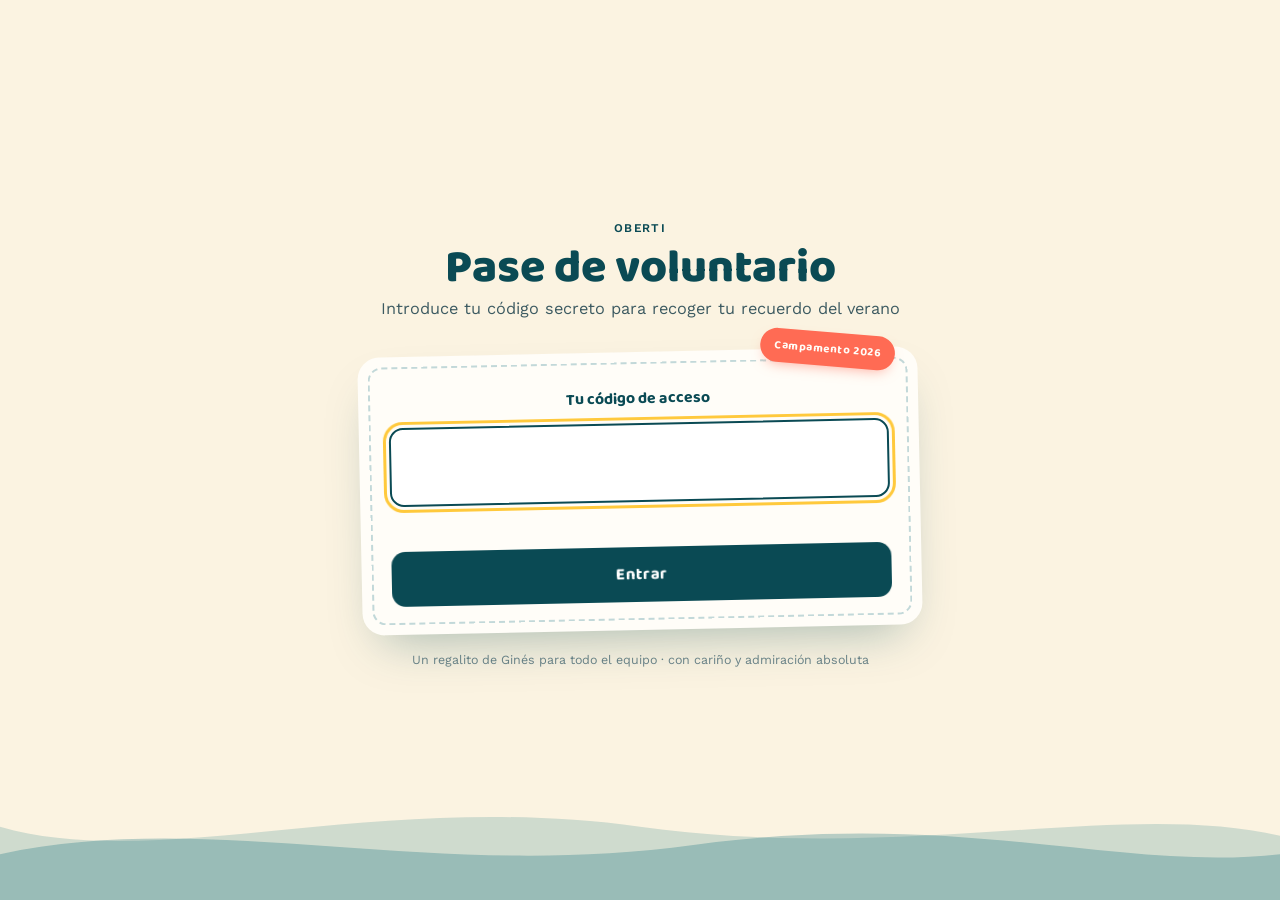
<file: index.html>
<!DOCTYPE html>
<html lang="es">
<head>
<meta charset="UTF-8">
<meta name="viewport" content="width=device-width, initial-scale=1.0">
<title>Oberti · Campamento 2026</title>
<link rel="stylesheet" href="style.css">
<style>
  body{
    display:flex;
    align-items:center;
    justify-content:center;
    min-height:100vh;
    padding:18px 14px;
    overflow-x:hidden;
  }

  .escenario{
    position:relative;
    z-index:1;
    width:100%;
    max-width:400px;
    text-align:center;
    animation:apareceArriba .6s ease both;
  }

  .eyebrow{
    font-size:.74rem;
    letter-spacing:.12em;
    text-transform:uppercase;
    color:var(--pool-deep);
    font-weight:600;
    margin:0 0 8px;
  }

  h1{
    font-family:'Baloo 2', sans-serif;
    font-weight:800;
    font-size:clamp(1.7rem, 9vw, 2.9rem);
    line-height:1.08;
    margin:0 0 6px;
    color:var(--pool-deep);
  }

  .sub{
    margin:0 0 26px;
    color:#3c5a61;
    font-size:.94rem;
  }

  /* carnet / pase de voluntario */
  .carnet{
    position:relative;
    background:var(--paper);
    border-radius:20px;
    box-shadow:0 24px 50px -20px rgba(10,74,84,.35);
    padding:26px 20px 24px;
    transform:rotate(-0.8deg);
  }

  @media (min-width:600px){
    .escenario{ max-width:560px; }
    .sub{ font-size:1.02rem; margin-bottom:34px; }
    .carnet{ border-radius:22px; padding:34px 30px 28px; transform:rotate(-1.2deg); }
  }

  .carnet::before{
    content:"";
    position:absolute;
    inset:10px;
    border:2px dashed rgba(14,110,124,.25);
    border-radius:14px;
    pointer-events:none;
  }

  .sello{
    position:absolute;
    top:-14px;
    right:16px;
    background:var(--coral);
    color:var(--paper);
    font-family:'Baloo 2', sans-serif;
    font-weight:700;
    font-size:.66rem;
    letter-spacing:.05em;
    padding:6px 12px;
    border-radius:999px;
    transform:rotate(6deg);
    box-shadow:0 6px 14px -6px rgba(255,107,84,.6);
    animation:flotar 3.4s ease-in-out infinite;
  }

  label{
    display:block;
    font-family:'Baloo 2', sans-serif;
    font-weight:700;
    font-size:.94rem;
    color:var(--pool-deep);
    margin-bottom:10px;
  }

  form{ position:relative; z-index:1; }

  input[type="text"]{
    width:100%;
    font-family:'Baloo 2', sans-serif;
    font-weight:600;
    font-size:1.3rem;
    text-align:center;
    text-transform:uppercase;
    letter-spacing:.06em;
    padding:15px 14px;
    border:2.5px solid var(--pool);
    border-radius:14px;
    background:#fff;
    color:var(--ink);
    outline-offset:3px;
  }
  input[type="text"]:focus{
    outline:3px solid var(--sun);
    border-color:var(--pool-deep);
  }
  input[type="text"]::placeholder{
    font-weight:500;
    color:#9db3b5;
    font-size:.95rem;
    text-transform:none;
  }

  .pista{
    margin:10px 0 0;
    font-size:.8rem;
    color:#4d6a70;
    min-height:1.3em;
  }
  .pista.error{ color:var(--coral); font-weight:600; }

  button{
    margin-top:18px;
    width:100%;
    font-family:'Baloo 2', sans-serif;
    font-weight:700;
    font-size:1.05rem;
    letter-spacing:.02em;
    padding:14px;
    border:none;
    border-radius:14px;
    background:var(--pool-deep);
    color:#fff;
    cursor:pointer;
    transition:transform .15s ease, background .15s ease;
  }
  button:hover{ background:var(--pool); transform:translateY(-2px); }
  button:active{ transform:translateY(0) scale(.97); }

  .pie{
    margin-top:22px;
    font-size:.74rem;
    color:#6b8388;
  }

  @media (min-width:600px){
    .sello{ top:-16px; right:22px; font-size:.72rem; padding:8px 14px; }
    label{ font-size:1rem; margin-bottom:12px; }
    input[type="text"]{ font-size:1.5rem; padding:18px 16px; }
    .pie{ font-size:.78rem; }
  }
</style>
</head>
<body>

<div class="escenario">
  <p class="eyebrow">Oberti</p>
  <h1 class="display">Pase de voluntario</h1>
  <p class="sub">Introduce tu código secreto para recoger tu recuerdo del verano</p>

  <div class="carnet">
    <span class="sello display">Campamento 2026</span>
    <form id="formPase" autocomplete="off">
      <label for="clave">Tu código de acceso</label>
      <input type="text" id="clave" name="clave" autofocus inputmode="text" maxlength="7">
      <p class="pista" id="pista"></p>
      <button type="submit">Entrar</button>
    </form>
  </div>

  <p class="pie">Un regalito de Ginés para todo el equipo · con cariño y admiración absoluta</p>
</div>

<div class="olas" aria-hidden="true">
  <svg viewBox="0 0 1200 120" preserveAspectRatio="none">
    <path d="M0,40 C150,90 350,0 600,40 C850,80 1050,10 1200,50 L1200,120 L0,120 Z" fill="#0E6E7C" opacity="0.18"/>
    <path d="M0,70 C200,20 400,100 650,60 C900,20 1050,90 1200,70 L1200,120 L0,120 Z" fill="#0E6E7C" opacity="0.28"/>
  </svg>
</div>

<script>
  // código de acceso (primera letra + número + última letra) -> página personalizada
  const paginas = {
    "j3l": "paginas/josemanuel.html",
    "a7i": "paginas/adri.html",
    "h2o": "paginas/hugo.html",
    "m9l": "paginas/manuel.html",
    "cla4dia": "paginas/claudia.html",
    "s5a": "paginas/sara.html",
    "b6e": "paginas/beatrice.html",
    "m1m": "paginas/mariam.html",
    "a8s": "paginas/andres.html",
    "d6o": "paginas/donmarco.html",
    "c2o": "paginas/conso.html"
  };

  function normaliza(s){
    return s.trim().toLowerCase().replace(/\s+/g, "");
  }

  const form = document.getElementById('formPase');
  const input = document.getElementById('clave');
  const pista = document.getElementById('pista');

  form.addEventListener('submit', function(e){
    e.preventDefault();
    const valor = normaliza(input.value);
    const destino = paginas[valor];

    if(destino){
      pista.classList.remove('error');
      pista.textContent = "";
      window.location.href = destino;
    } else {
      pista.classList.add('error');
      pista.textContent = "Ese código no abre ninguna puerta del campamento... ¡revísalo!";
      input.select();
    }
  });
</script>

</body>
</html>
</file>
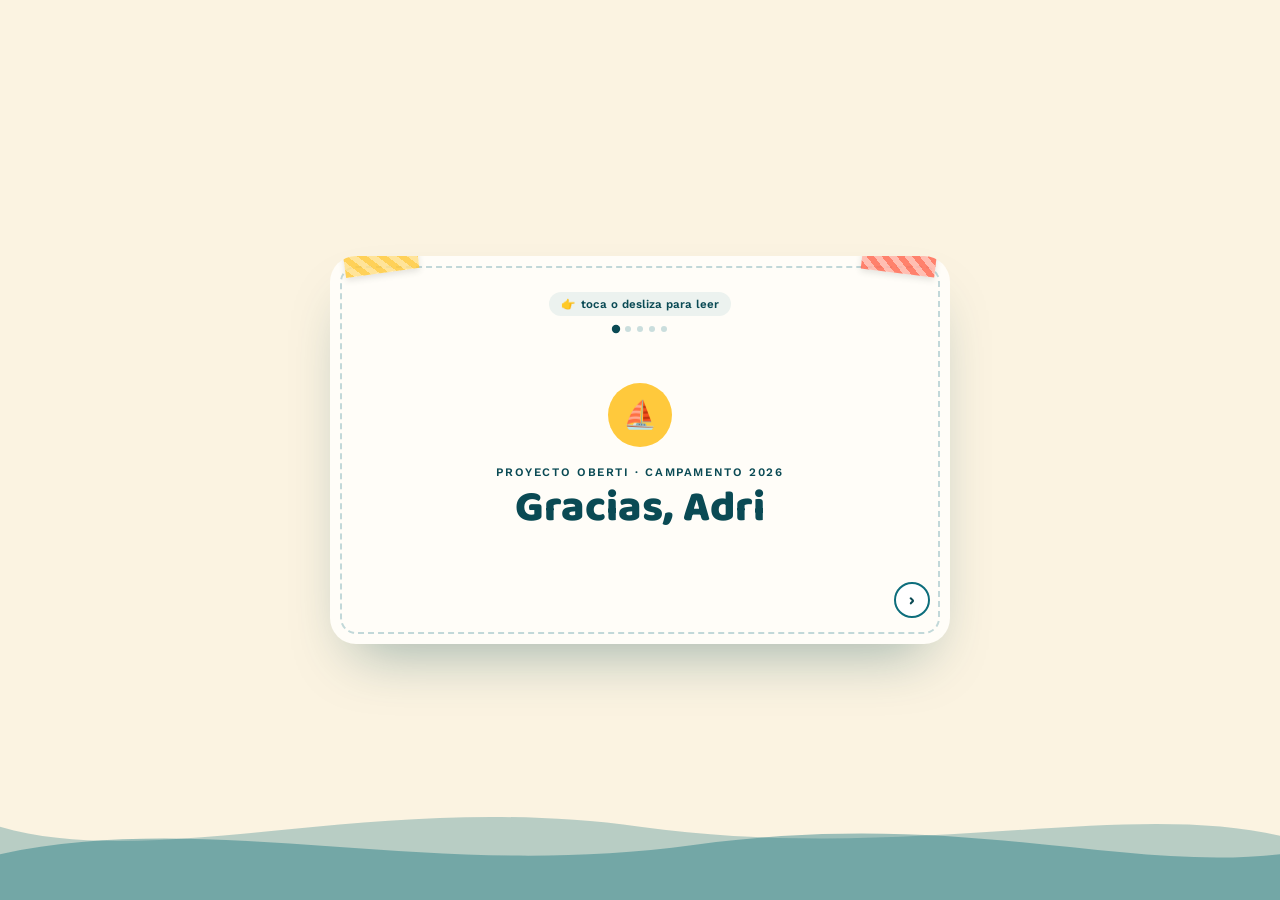
<file: paginas/adri.html>
<!DOCTYPE html>
<html lang="es">
<head>
<meta charset="UTF-8">
<meta name="viewport" content="width=device-width, initial-scale=1.0">
<title>Para Adri · Proyecto Oberti</title>
<link rel="stylesheet" href="../style.css">
<link rel="stylesheet" href="persona.css">
<style>
  .medalla{ animation:balanceoBarco 2.8s ease-in-out infinite; }
  .particula{ animation-duration: 6s; }
  .particula:nth-child(1){ left:8%;  animation-delay:0s;   font-size:1.2rem; }
  .particula:nth-child(2){ left:24%; animation-delay:1.8s; font-size:1rem; }
  .particula:nth-child(3){ left:40%; animation-delay:.9s;  font-size:1.4rem; }
  .particula:nth-child(4){ left:56%; animation-delay:2.6s; font-size:1.1rem; }
  .particula:nth-child(5){ left:72%; animation-delay:1.3s; font-size:1.3rem; }
  .particula:nth-child(6){ left:88%; animation-delay:2s;   font-size:1rem; }
  .particula:nth-child(7){ left:50%; animation-delay:3.4s; font-size:1.2rem; }
</style>
</head>
<body>

<div class="diploma">
  <div class="particulas" aria-hidden="true">
    <span class="particula">⚓</span>
    <span class="particula">🌊</span>
    <span class="particula">⭐</span>
    <span class="particula">⚓</span>
    <span class="particula">🌊</span>
    <span class="particula">⭐</span>
    <span class="particula">🌊</span>
  </div>

  <span class="washi izq"></span>
  <span class="washi der"></span>

  <p class="pista-deslizar" id="pistaDeslizar"><span class="icono">👉</span> toca o desliza para leer</p>
  <div class="progreso" id="progreso"></div>

  <div class="carrusel-viewport">
    <div class="carrusel">
      <div class="slide">
        <div class="medalla">⛵</div>
        <p class="eyebrow">Proyecto Oberti · Campamento 2026</p>
        <h1 class="display">Gracias, Adri</h1>
      </div>
      <div class="slide">
        <p class="mensaje">Eres el número uno. El incansable, el que rema sin parar, el que sostiene el barco cuando más falta hace. El capitán de esta familia que es Oberti.</p>
      </div>
      <div class="slide">
        <p class="mensaje">Me faltan palabras para decirte todo el cariño, el agrado y la fascinación que nos generas. Lo tuyo es esto, y lo demuestras y lo vives en cada cosa que haces, en cada pensamiento, con ese encanto y esa alegría pensando siempre en cada niño. No por quedar bien, sino porque te sale así de servicial y bueno.</p>
      </div>
      <div class="slide">
        <p class="mensaje">Hablando en nombre de todo el equipo: eres lo mejor que le podía pasar a este proyecto, y lo mejor para darnos la fuerza que a veces nos ha faltado. Eres el motor del campamento. Hace falta más gente que ayude a mover las ideas, pero sin ti esto no funciona.</p>
      </div>
      <div class="slide">
        <p class="firma display">Con cariño, Ginés</p>
        <a class="volver" href="../index.html">&larr; volver al pase de voluntario</a>
      </div>
    </div>
  </div>

  <div class="nav-botones">
    <button type="button" class="nav-btn nav-prev" data-oculto="1" aria-label="Anterior">&lsaquo;</button>
    <button type="button" class="nav-btn nav-next" aria-label="Siguiente">&rsaquo;</button>
  </div>
</div>

<div class="olas" aria-hidden="true">
  <svg viewBox="0 0 1200 120" preserveAspectRatio="none">
    <path d="M0,40 C150,90 350,0 600,40 C850,80 1050,10 1200,50 L1200,120 L0,120 Z" fill="#0E6E7C" opacity="0.28"/>
    <path d="M0,70 C200,20 400,100 650,60 C900,20 1050,90 1200,70 L1200,120 L0,120 Z" fill="#0E6E7C" opacity="0.4"/>
  </svg>
</div>

<script src="persona.js"></script>
</body>
</html>
</file>
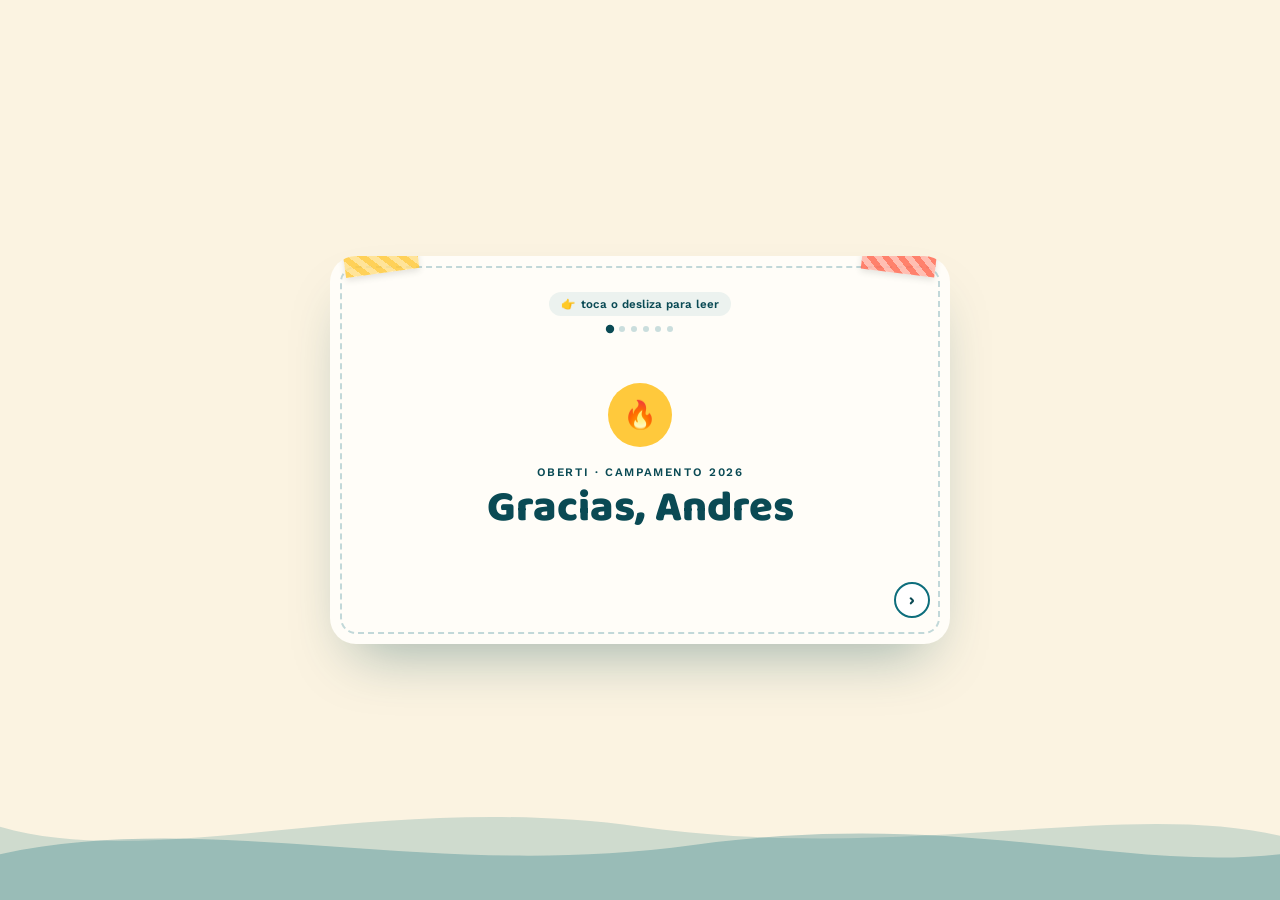
<file: paginas/andres.html>
<!DOCTYPE html>
<html lang="es">
<head>
<meta charset="UTF-8">
<meta name="viewport" content="width=device-width, initial-scale=1.0">
<title>Para Andres · Oberti</title>
<link rel="stylesheet" href="../style.css">
<link rel="stylesheet" href="persona.css">
<style>
  @keyframes llama{
    0%,100%{ transform:scale(1) rotate(-3deg); }
    50%{ transform:scale(1.1) rotate(3deg); }
  }
  .medalla{ animation:llama 1.8s ease-in-out infinite, brilloSuave 1.8s ease-in-out infinite; }
  .particula{ animation-duration:5.6s; }
  .particula:nth-child(1){ left:7%;  animation-delay:0s;   font-size:1.2rem; }
  .particula:nth-child(2){ left:21%; animation-delay:1.6s; font-size:1rem; }
  .particula:nth-child(3){ left:37%; animation-delay:.8s;  font-size:1.4rem; }
  .particula:nth-child(4){ left:53%; animation-delay:2.4s; font-size:1.1rem; }
  .particula:nth-child(5){ left:69%; animation-delay:1.1s; font-size:1.3rem; }
  .particula:nth-child(6){ left:84%; animation-delay:2s;   font-size:1rem; }
  .particula:nth-child(7){ left:45%; animation-delay:3s;   font-size:1.2rem; }
</style>
</head>
<body>

<div class="diploma">
  <div class="particulas" aria-hidden="true">
    <span class="particula">🔥</span>
    <span class="particula">💡</span>
    <span class="particula">❤️</span>
    <span class="particula">⭐</span>
    <span class="particula">🔥</span>
    <span class="particula">💡</span>
    <span class="particula">❤️</span>
  </div>

  <span class="washi izq"></span>
  <span class="washi der"></span>

  <p class="pista-deslizar" id="pistaDeslizar"><span class="icono">👉</span> toca o desliza para leer</p>
  <div class="progreso" id="progreso"></div>

  <div class="carrusel-viewport">
    <div class="carrusel">
      <div class="slide">
        <div class="medalla">🔥</div>
        <p class="eyebrow">Oberti · Campamento 2026</p>
        <h1 class="display">Gracias, Andres</h1>
      </div>
      <div class="slide">
        <p class="mensaje">Aunque este año no hayamos coincidido demasiado, es imposible no admirar cómo tratas a los niños, lo que les haces sentir y lo mucho que los quieres.</p>
      </div>
      <div class="slide">
        <p class="mensaje">Llevas muchísimo tiempo al pie del cañón en Oberti, así que sigue así, que aquí te necesitamos.</p>
      </div>
      <div class="slide">
        <p class="mensaje">Das ideas justo cuando más falta hacen, y siempre intentas amoldar tu horario para estar aquí. Se nota que lo adoras, y eso no se finge.</p>
      </div>
      <div class="slide">
        <p class="mensaje">Gente como tú es la que sostiene un proyecto como este, año tras año. Gracias por seguir aquí, aportando y cuidando de los peques como lo haces.</p>
      </div>
      <div class="slide">
        <p class="firma display">Con cariño, Ginés</p>
        <a class="volver" href="../index.html">&larr; volver al pase de voluntario</a>
      </div>
    </div>
  </div>

  <div class="nav-botones">
    <button type="button" class="nav-btn nav-prev" data-oculto="1" aria-label="Anterior">&lsaquo;</button>
    <button type="button" class="nav-btn nav-next" aria-label="Siguiente">&rsaquo;</button>
  </div>
</div>

<div class="olas" aria-hidden="true">
  <svg viewBox="0 0 1200 120" preserveAspectRatio="none">
    <path d="M0,40 C150,90 350,0 600,40 C850,80 1050,10 1200,50 L1200,120 L0,120 Z" fill="#0E6E7C" opacity="0.18"/>
    <path d="M0,70 C200,20 400,100 650,60 C900,20 1050,90 1200,70 L1200,120 L0,120 Z" fill="#0E6E7C" opacity="0.28"/>
  </svg>
</div>

<script src="persona.js"></script>
</body>
</html>
</file>
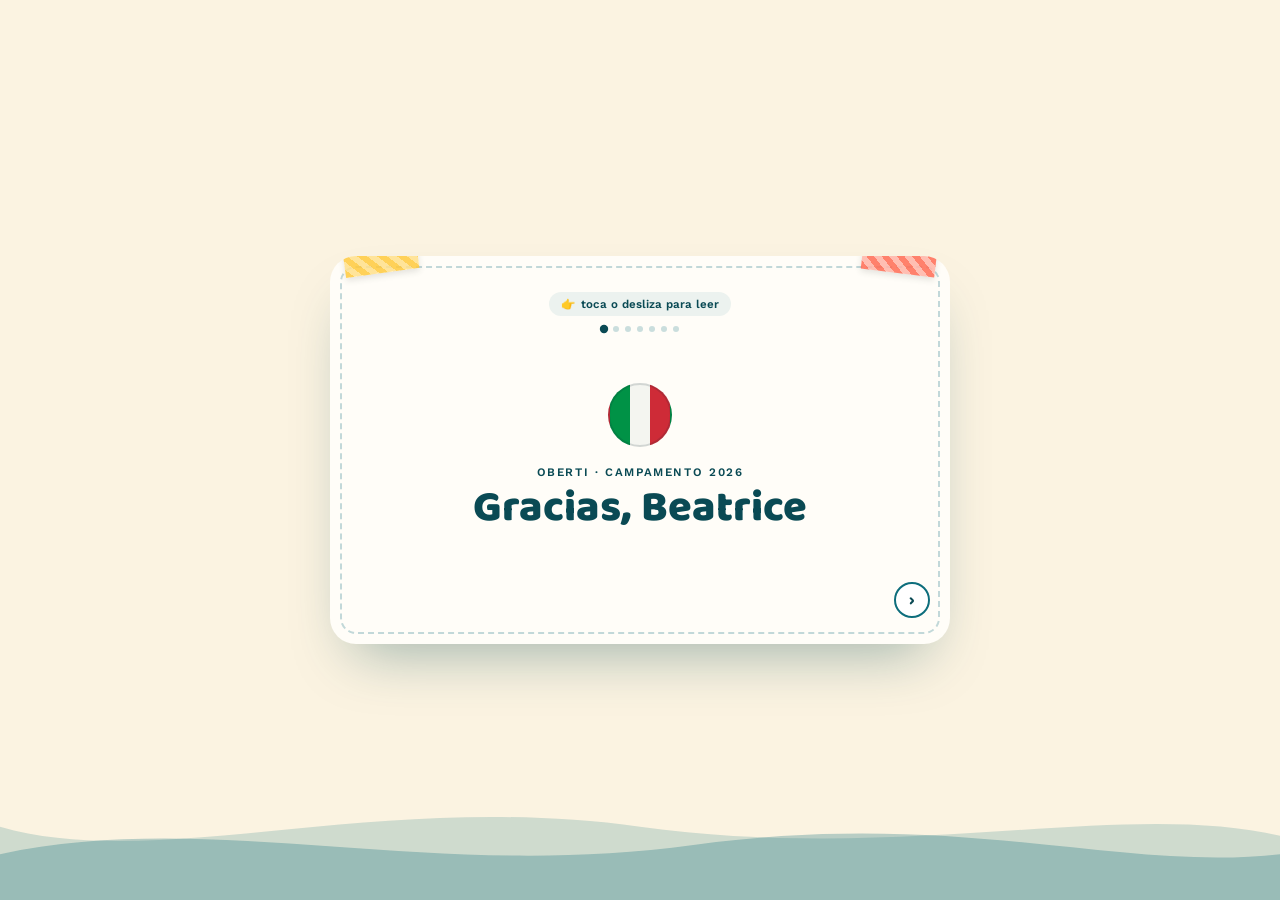
<file: paginas/beatrice.html>
<!DOCTYPE html>
<html lang="es">
<head>
<meta charset="UTF-8">
<meta name="viewport" content="width=device-width, initial-scale=1.0">
<title>Para Beatrice · Oberti</title>
<link rel="stylesheet" href="../style.css">
<link rel="stylesheet" href="persona.css">
<style>
  @keyframes aterrizaje{
    0%,100%{ transform:translateY(0) rotate(0deg); }
    50%{ transform:translateY(-7px) rotate(6deg); }
  }
  .medalla{ animation:aterrizaje 2.4s ease-in-out infinite; }
  .medalla.bandera-it{
    background:linear-gradient(90deg, #009246 0 33.34%, #F4F5F0 33.34% 66.67%, #CE2B37 66.67% 100%);
    border:2px solid rgba(16,38,46,.15);
  }
  .particula{ animation-duration:6s; }
  .particula:nth-child(1){ left:8%;  animation-delay:0s;   font-size:1.2rem; }
  .particula:nth-child(2){ left:22%; animation-delay:1.6s; font-size:1rem; }
  .particula:nth-child(3){ left:38%; animation-delay:.8s;  font-size:1.4rem; }
  .particula:nth-child(4){ left:54%; animation-delay:2.4s; font-size:1.1rem; }
  .particula:nth-child(5){ left:70%; animation-delay:1.1s; font-size:1.3rem; }
  .particula:nth-child(6){ left:85%; animation-delay:2s;   font-size:1rem; }
  .particula:nth-child(7){ left:46%; animation-delay:3s;   font-size:1.2rem; }
  .particula:nth-child(8){ left:62%; animation-delay:.4s;  font-size:1.3rem; }
</style>
</head>
<body>

<div class="diploma">
  <div class="particulas" aria-hidden="true">
    <span class="particula">🍕</span>
    <span class="particula">✈️</span>
    <span class="particula">❤️</span>
    <span class="particula">😄</span>
    <span class="particula">🤸</span>
    <span class="particula">🍕</span>
    <span class="particula">✈️</span>
    <span class="particula">😅</span>
  </div>

  <span class="washi izq"></span>
  <span class="washi der"></span>

  <p class="pista-deslizar" id="pistaDeslizar"><span class="icono">👉</span> toca o desliza para leer</p>
  <div class="progreso" id="progreso"></div>

  <div class="carrusel-viewport">
    <div class="carrusel">
      <div class="slide">
        <div class="medalla bandera-it" aria-label="Italia"></div>
        <p class="eyebrow">Oberti · Campamento 2026</p>
        <h1 class="display">Gracias, Beatrice</h1>
      </div>
      <div class="slide">
        <p class="mensaje">Eres una de las dos italianas maravillosas que nos han amenizado y ayudado durante todo el año.</p>
      </div>
      <div class="slide">
        <p class="mensaje">Lo peor que tenéis es que solo duráis un año y luego os perdemos la pista. Ojalá, egoístamente hablando, os quedarais más tiempo.</p>
      </div>
      <div class="slide">
        <p class="mensaje">Y encima te has llevado unas aventuras estupendas por el camino: de esas de caída incluida, cuando en vez de preguntar y entender bien las cosas, hacías lo que buenamente te habías enterado (que no siempre era exactamente lo mismo 😅). Y la verdad, no hay quien no se ría con eso todavía.</p>
      </div>
      <div class="slide">
        <p class="mensaje">Habéis aterrizado de pie en este mundo y en Oberti. Los niños y niñas te adoran: cada vez que preguntamos o nos hablan de ti, solo les salen cosas buenas que decir.</p>
      </div>
      <div class="slide">
        <p class="mensaje">No has parado, no te cansas, lo has dado todo. Nos vamos a estar acordando de esto mucho tiempo, porque como tú no va a haber otra, seguro. Gracias.</p>
      </div>
      <div class="slide">
        <p class="firma display">Con cariño, Ginés</p>
        <a class="volver" href="../index.html">&larr; volver al pase de voluntario</a>
      </div>
    </div>
  </div>

  <div class="nav-botones">
    <button type="button" class="nav-btn nav-prev" data-oculto="1" aria-label="Anterior">&lsaquo;</button>
    <button type="button" class="nav-btn nav-next" aria-label="Siguiente">&rsaquo;</button>
  </div>
</div>

<div class="olas" aria-hidden="true">
  <svg viewBox="0 0 1200 120" preserveAspectRatio="none">
    <path d="M0,40 C150,90 350,0 600,40 C850,80 1050,10 1200,50 L1200,120 L0,120 Z" fill="#0E6E7C" opacity="0.18"/>
    <path d="M0,70 C200,20 400,100 650,60 C900,20 1050,90 1200,70 L1200,120 L0,120 Z" fill="#0E6E7C" opacity="0.28"/>
  </svg>
</div>

<script src="persona.js"></script>
</body>
</html>
</file>
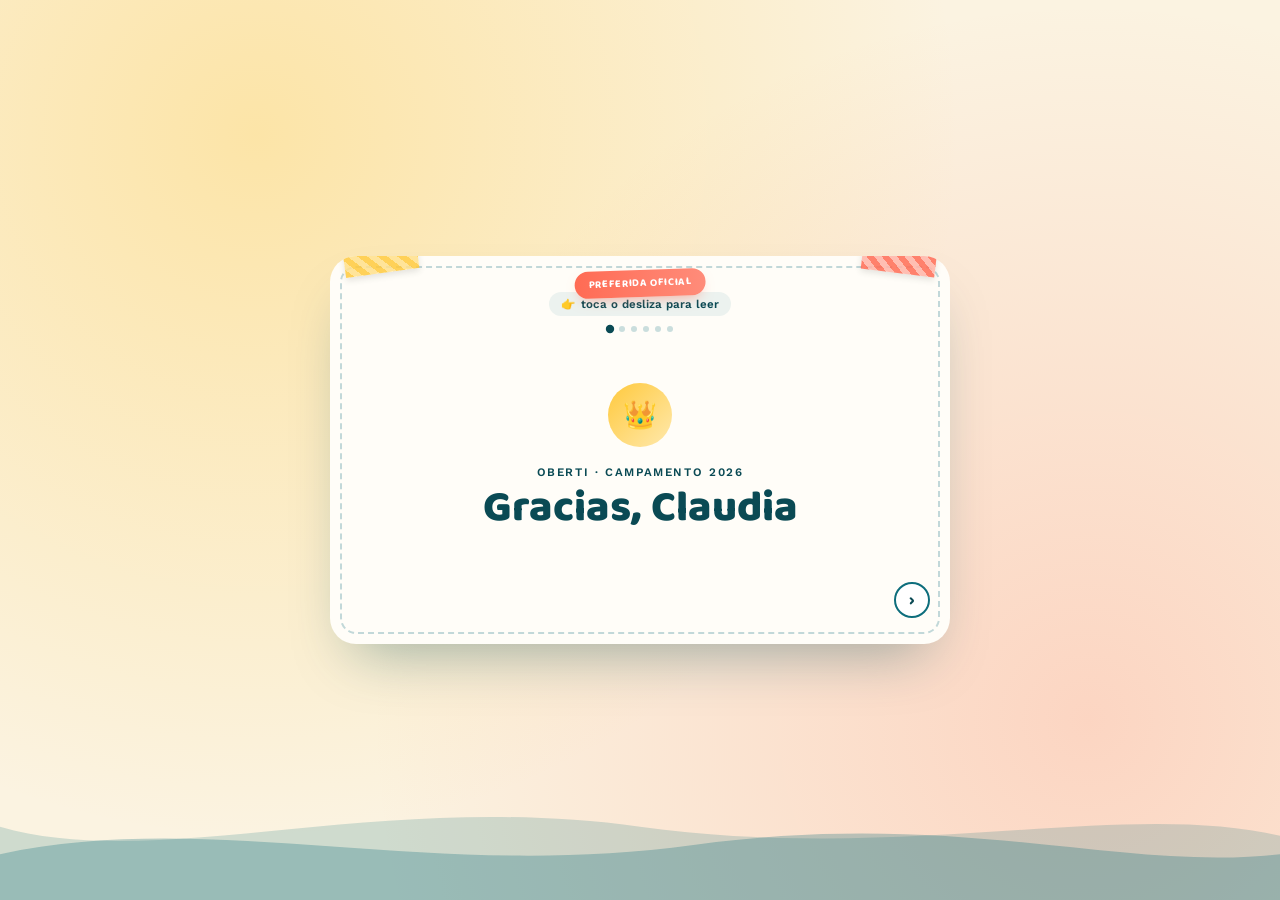
<file: paginas/claudia.html>
<!DOCTYPE html>
<html lang="es">
<head>
<meta charset="UTF-8">
<meta name="viewport" content="width=device-width, initial-scale=1.0">
<title>Para Claudia · Oberti</title>
<link rel="stylesheet" href="../style.css">
<link rel="stylesheet" href="persona.css">
<style>
  body{
    background:
      radial-gradient(circle at 20% 15%, rgba(255,201,60,.35), transparent 55%),
      radial-gradient(circle at 85% 80%, rgba(255,107,84,.22), transparent 55%),
      var(--sand);
  }

  @keyframes aureola{
    0%,100%{ box-shadow:0 30px 60px -24px rgba(10,74,84,.4), 0 0 0 3px rgba(255,201,60,.4); }
    50%{ box-shadow:0 30px 70px -20px rgba(10,74,84,.45), 0 0 0 6px rgba(255,201,60,.65); }
  }
  .diploma{ animation:apareceArriba .7s ease both, aureola 3.2s ease-in-out infinite; }

  .medalla{
    background:linear-gradient(135deg, var(--sun), #ffe9ad);
    animation:pulso 2.4s ease-in-out infinite, brilloSuave 2.4s ease-in-out infinite, girarSuave 14s linear infinite;
  }

  .cinta-mejor{
    position:absolute;
    top:14px;
    left:50%;
    transform:translateX(-50%) rotate(-2deg);
    z-index:3;
    background:linear-gradient(90deg, var(--coral), #ff8c7a);
    color:#fff;
    font-family:'Baloo 2', sans-serif;
    font-weight:700;
    font-size:.66rem;
    letter-spacing:.06em;
    text-transform:uppercase;
    padding:5px 14px;
    border-radius:999px;
    box-shadow:0 6px 14px -6px rgba(255,107,84,.6);
    animation:flotar 3.6s ease-in-out infinite;
  }

  .particula{ animation-duration:6.5s; }
  .particula:nth-child(1){ left:6%;  animation-delay:0s;   font-size:1.2rem; }
  .particula:nth-child(2){ left:18%; animation-delay:1.8s; font-size:1rem; }
  .particula:nth-child(3){ left:32%; animation-delay:.7s;  font-size:1.4rem; }
  .particula:nth-child(4){ left:48%; animation-delay:2.6s; font-size:1.1rem; }
  .particula:nth-child(5){ left:62%; animation-delay:1.2s; font-size:1.3rem; }
  .particula:nth-child(6){ left:76%; animation-delay:2.1s; font-size:1rem; }
  .particula:nth-child(7){ left:88%; animation-delay:.3s;  font-size:1.4rem; }
  .particula:nth-child(8){ left:40%; animation-delay:3.3s; font-size:1.1rem; }

  /* comentarios "de coña" dentro de los mensajes */
  .aparte{
    display:inline-block;
    font-family:'Baloo 2', sans-serif;
    font-weight:600;
    font-style:normal;
    font-size:.86em;
    color:var(--coral);
    background:rgba(255,107,84,.1);
    padding:1px 8px;
    border-radius:8px;
    transform:rotate(-1.5deg);
    margin:0 1px;
  }

  /* confeti al llegar a la última pantalla */
  .confeti{
    position:absolute;
    z-index:5;
    pointer-events:none;
    opacity:1;
    transform:translate(0,0) rotate(0deg);
    animation:estallarConfeti 1.15s ease-out forwards;
  }
  @keyframes estallarConfeti{
    to{ transform:translate(var(--tx), var(--ty)) rotate(var(--r)); opacity:0; }
  }
</style>
</head>
<body>

<div class="diploma">
  <div class="particulas" aria-hidden="true">
    <span class="particula">✨</span>
    <span class="particula">💫</span>
    <span class="particula">❤️</span>
    <span class="particula">👑</span>
    <span class="particula">❄️</span>
    <span class="particula">✨</span>
    <span class="particula">💫</span>
    <span class="particula">⭐</span>
  </div>

  <span class="cinta-mejor display">preferida oficial</span>
  <span class="washi izq"></span>
  <span class="washi der"></span>

  <p class="pista-deslizar" id="pistaDeslizar"><span class="icono">👉</span> toca o desliza para leer</p>
  <div class="progreso" id="progreso"></div>

  <div class="carrusel-viewport">
    <div class="carrusel">
      <div class="slide">
        <div class="medalla">👑</div>
        <p class="eyebrow">Oberti · Campamento 2026</p>
        <h1 class="display">Gracias, Claudia</h1>
      </div>
      <div class="slide">
        <p class="mensaje">Literalmente me la llevaría de todos los campamentos del mundo mundial. No me despegaría de ella. Entiendo perfectamente que hayas optado por la parte social, porque estar con niños debe ser tu futuro: es excepcional la manera en la que los cuidas y todo el trabajo que haces a las espaldas de todos.</p>
      </div>
      <div class="slide">
        <p class="mensaje">Pero esto es lo que le diría a alguien con menos confianza, para simplemente cumplir. A ti quiero decirte que, como persona, eres excepcional. No fallas. Atenta a todo, para todo. Nunca dices que no, haces de todo por los demás y por ti misma, y no solo dentro de las paredes del proyecto, sino también fuera de él.</p>
      </div>
      <div class="slide">
        <p class="mensaje">Seguro que tienes muchísima gente alrededor que te valora tanto como yo, e incluso más, aun con lo poco que llevamos conociéndonos. Porque gracias a quedarme frozen, soy Ginés ⛄🏹. En serio, eres muy especial.</p>
      </div>
      <div class="slide">
        <p class="mensaje">Me entristece que, por cosas del destino <span class="aparte">(buenas sobre todo, que significa que estudiamos y trabajamos)</span>, nos vayamos a dejar de ver <span class="aparte">(espero tener coche)</span>. Pero la verdad es que he aprovechado cada momento, y me llevo recuerdos infinitos del campamento y de ti.</p>
      </div>
      <div class="slide">
        <p class="firma display">Con cariño, Ginés</p>
        <a class="volver" href="../index.html">&larr; volver al pase de voluntario</a>
      </div>
    </div>
  </div>

  <div class="nav-botones">
    <button type="button" class="nav-btn nav-prev" data-oculto="1" aria-label="Anterior">&lsaquo;</button>
    <button type="button" class="nav-btn nav-next" aria-label="Siguiente">&rsaquo;</button>
  </div>
</div>

<div class="olas" aria-hidden="true">
  <svg viewBox="0 0 1200 120" preserveAspectRatio="none">
    <path d="M0,40 C150,90 350,0 600,40 C850,80 1050,10 1200,50 L1200,120 L0,120 Z" fill="#0E6E7C" opacity="0.18"/>
    <path d="M0,70 C200,20 400,100 650,60 C900,20 1050,90 1200,70 L1200,120 L0,120 Z" fill="#0E6E7C" opacity="0.28"/>
  </svg>
</div>

<script src="persona.js"></script>
<script>
  (function(){
    const contenedor = document.querySelector('.diploma');
    const emojis = ['✨','💫','❤️','👑','⭐','❄️'];
    let explotado = false;

    function estallarConfeti(){
      for(let i=0;i<22;i++){
        const s = document.createElement('span');
        s.className = 'confeti';
        s.textContent = emojis[Math.floor(Math.random()*emojis.length)];
        const angulo = Math.random()*2*Math.PI;
        const dist = 70 + Math.random()*100;
        s.style.setProperty('--tx', Math.cos(angulo)*dist + 'px');
        s.style.setProperty('--ty', Math.sin(angulo)*dist + 'px');
        s.style.setProperty('--r', (Math.random()*360-180) + 'deg');
        s.style.left = '50%';
        s.style.top = '46%';
        s.style.fontSize = (0.9 + Math.random()*0.8) + 'rem';
        s.style.animationDelay = (Math.random()*0.15) + 's';
        contenedor.appendChild(s);
        setTimeout(() => s.remove(), 1500);
      }
    }

    document.addEventListener('obertislide', function(e){
      const { idx, total } = e.detail;
      if(idx === total - 1){
        if(!explotado){ explotado = true; estallarConfeti(); }
      } else {
        explotado = false;
      }
    });
  })();
</script>
</body>
</html>
</file>
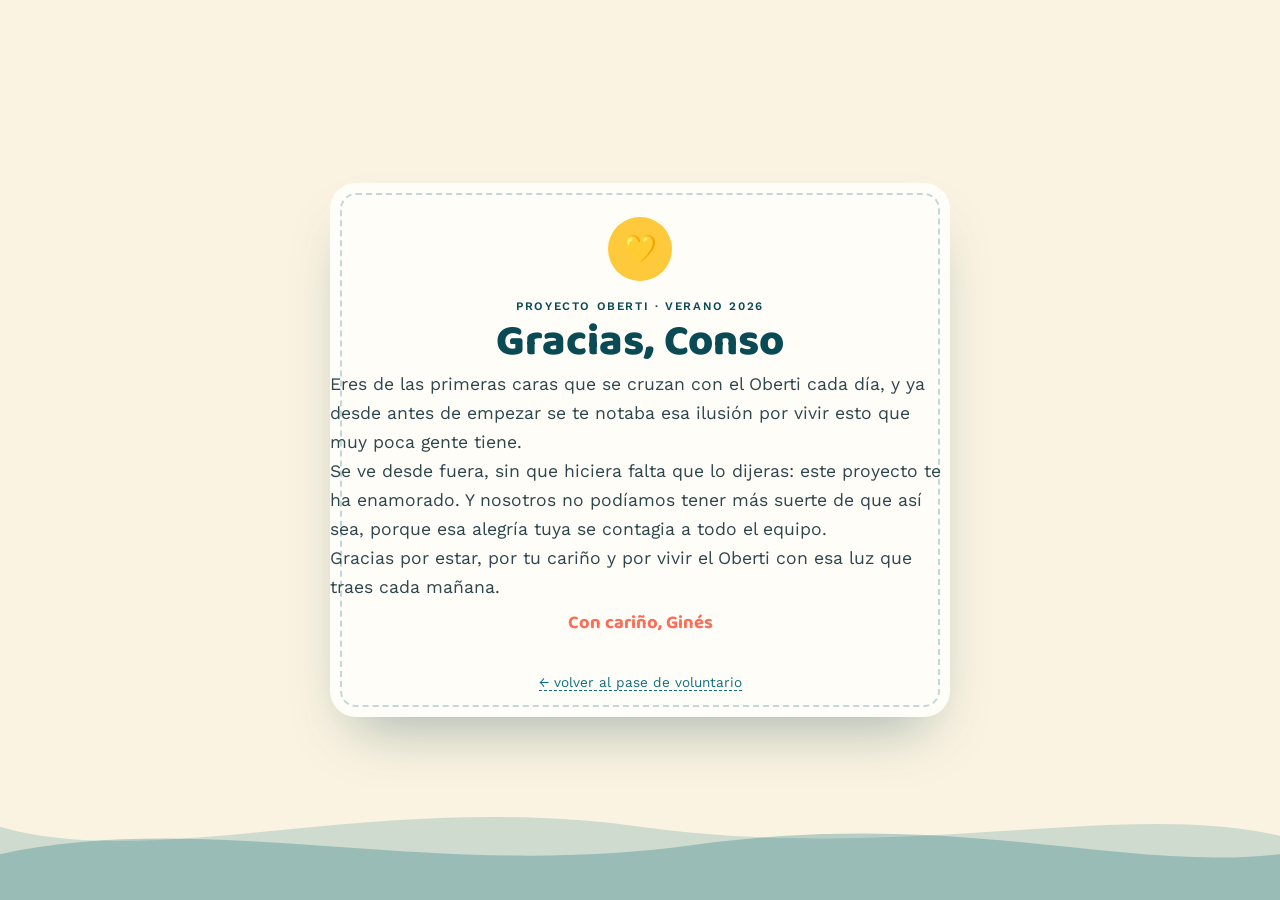
<file: paginas/conso.html>
<!DOCTYPE html>
<html lang="es">
<head>
<meta charset="UTF-8">
<meta name="viewport" content="width=device-width, initial-scale=1.0">
<title>Para Conso · Proyecto Oberti</title>
<link rel="stylesheet" href="../style.css">
<link rel="stylesheet" href="persona.css">
<style>
  .medalla{ animation:pulso 2.6s ease-in-out infinite, brilloSuave 2.6s ease-in-out infinite, girarSuave 12s linear infinite; }
  .particula{ animation-duration: 5.5s; }
  .particula:nth-child(1){ left:8%;  animation-delay:.2s; font-size:1.1rem; }
  .particula:nth-child(2){ left:22%; animation-delay:1.6s; font-size:1.4rem; }
  .particula:nth-child(3){ left:38%; animation-delay:.8s;  font-size:1rem; }
  .particula:nth-child(4){ left:55%; animation-delay:2.4s; font-size:1.3rem; }
  .particula:nth-child(5){ left:70%; animation-delay:0s;   font-size:1.1rem; }
  .particula:nth-child(6){ left:85%; animation-delay:1.2s; font-size:1.5rem; }
  .particula:nth-child(7){ left:48%; animation-delay:3.2s; font-size:1rem; }
</style>
</head>
<body>

<div class="diploma">
  <div class="particulas" aria-hidden="true">
    <span class="particula">✨</span>
    <span class="particula">💛</span>
    <span class="particula">✨</span>
    <span class="particula">🌟</span>
    <span class="particula">💛</span>
    <span class="particula">✨</span>
    <span class="particula">🌟</span>
  </div>

  <div class="medalla">💛</div>
  <p class="eyebrow">Proyecto Oberti · Verano 2026</p>
  <h1 class="display">Gracias, Conso</h1>

  <p class="mensaje">Eres de las primeras caras que se cruzan con el Oberti cada día, y ya desde antes de empezar se te notaba esa ilusión por vivir esto que muy poca gente tiene.</p>
  <p class="mensaje">Se ve desde fuera, sin que hiciera falta que lo dijeras: este proyecto te ha enamorado. Y nosotros no podíamos tener más suerte de que así sea, porque esa alegría tuya se contagia a todo el equipo.</p>
  <p class="mensaje">Gracias por estar, por tu cariño y por vivir el Oberti con esa luz que traes cada mañana.</p>

  <p class="firma display">Con cariño, Ginés</p>
  <a class="volver" href="../index.html">&larr; volver al pase de voluntario</a>
</div>

<div class="olas" aria-hidden="true">
  <svg viewBox="0 0 1200 120" preserveAspectRatio="none">
    <path d="M0,40 C150,90 350,0 600,40 C850,80 1050,10 1200,50 L1200,120 L0,120 Z" fill="#0E6E7C" opacity="0.18"/>
    <path d="M0,70 C200,20 400,100 650,60 C900,20 1050,90 1200,70 L1200,120 L0,120 Z" fill="#0E6E7C" opacity="0.28"/>
  </svg>
</div>

</body>
</html>
</file>
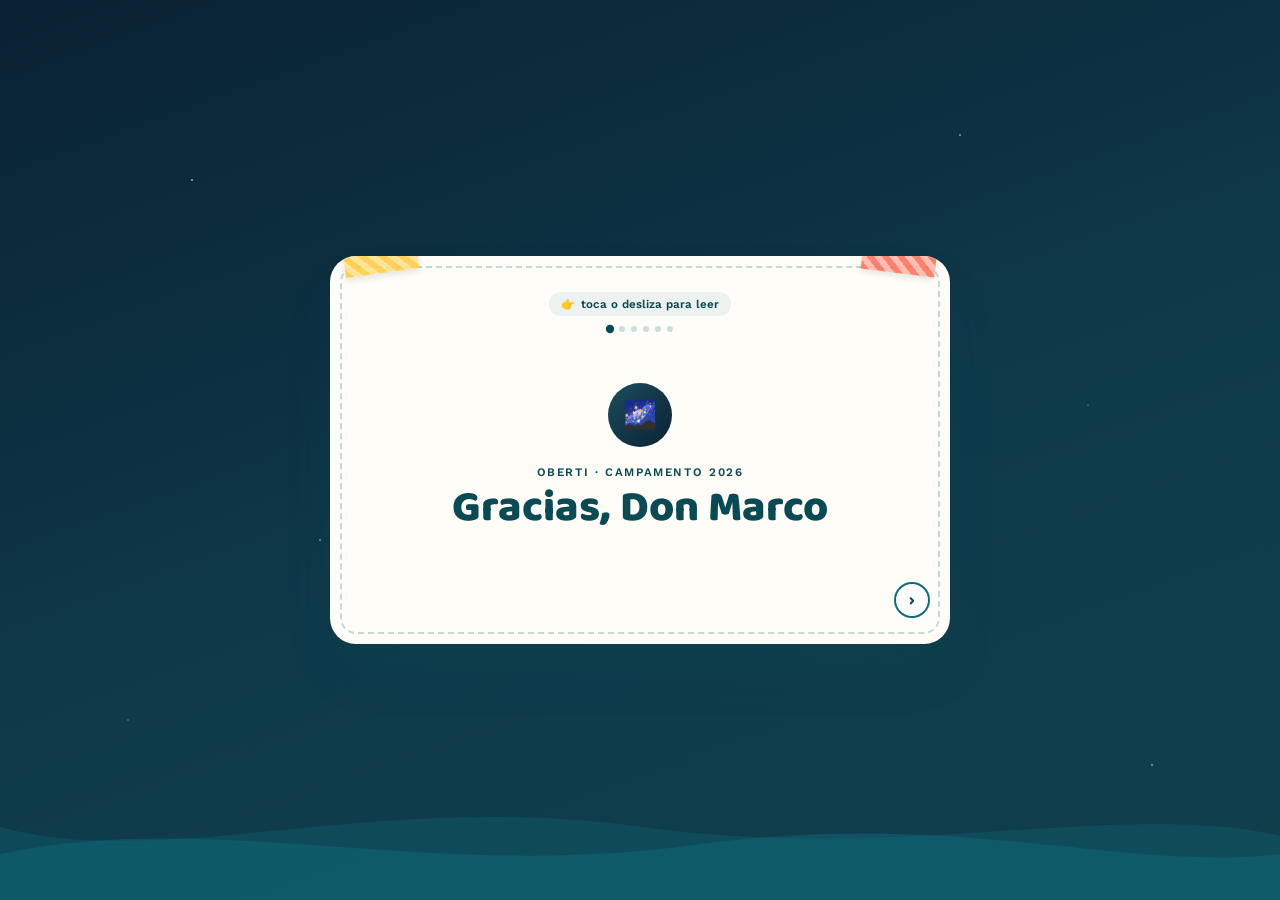
<file: paginas/donmarco.html>
<!DOCTYPE html>
<html lang="es">
<head>
<meta charset="UTF-8">
<meta name="viewport" content="width=device-width, initial-scale=1.0">
<title>Para Don Marco · Oberti</title>
<link rel="stylesheet" href="../style.css">
<link rel="stylesheet" href="persona.css">
<style>
  body{
    background:
      radial-gradient(1.5px 1.5px at 15% 20%, rgba(255,255,255,.9), transparent),
      radial-gradient(1.5px 1.5px at 75% 15%, rgba(255,255,255,.7), transparent),
      radial-gradient(2px 2px at 40% 30%, rgba(255,255,255,.8), transparent),
      radial-gradient(1px 1px at 85% 45%, rgba(255,255,255,.6), transparent),
      radial-gradient(1.5px 1.5px at 25% 60%, rgba(255,255,255,.7), transparent),
      radial-gradient(2px 2px at 65% 70%, rgba(255,255,255,.9), transparent),
      radial-gradient(1px 1px at 10% 80%, rgba(255,255,255,.6), transparent),
      radial-gradient(1.5px 1.5px at 90% 85%, rgba(255,255,255,.7), transparent),
      linear-gradient(160deg, #0A2233 0%, #0E3A4A 55%, #123F4C 100%);
  }

  @keyframes titilar{
    0%,100%{ opacity:1; transform:scale(1); }
    50%{ opacity:.75; transform:scale(1.05); }
  }
  .medalla{
    background:linear-gradient(135deg, #1c4d5c, #0a2233);
    animation:titilar 2.8s ease-in-out infinite;
  }

  .eyebrow, .pista-deslizar{ color:var(--pool-deep); }

  .particula{ animation-duration:7s; }
  .particula:nth-child(1){ left:8%;  animation-delay:0s;   font-size:1rem; }
  .particula:nth-child(2){ left:24%; animation-delay:2s;   font-size:.85rem; }
  .particula:nth-child(3){ left:40%; animation-delay:1s;   font-size:1.1rem; }
  .particula:nth-child(4){ left:56%; animation-delay:3s;   font-size:.9rem; }
  .particula:nth-child(5){ left:72%; animation-delay:1.6s; font-size:1rem; }
  .particula:nth-child(6){ left:88%; animation-delay:2.6s; font-size:.85rem; }
  .particula:nth-child(7){ left:50%; animation-delay:3.8s; font-size:1rem; }
</style>
</head>
<body>

<div class="diploma">
  <div class="particulas" aria-hidden="true">
    <span class="particula">✨</span>
    <span class="particula">🌟</span>
    <span class="particula">✨</span>
    <span class="particula">🌌</span>
    <span class="particula">✨</span>
    <span class="particula">🌟</span>
    <span class="particula">✨</span>
  </div>

  <span class="washi izq"></span>
  <span class="washi der"></span>

  <p class="pista-deslizar" id="pistaDeslizar"><span class="icono">👉</span> toca o desliza para leer</p>
  <div class="progreso" id="progreso"></div>

  <div class="carrusel-viewport">
    <div class="carrusel">
      <div class="slide">
        <div class="medalla">🌌</div>
        <p class="eyebrow">Oberti · Campamento 2026</p>
        <h1 class="display">Gracias, Don Marco</h1>
      </div>
      <div class="slide">
        <p class="mensaje">Gracias de corazón. Un gracias sincero, un gracias de verdad por haber aparecido en mi vida. Durante todo el año me hablaban de ti y siempre era bueno lo que escuchaba, pero no había tenido el gusto hasta ahora.</p>
      </div>
      <div class="slide">
        <p class="mensaje">Lo mejor de todo ha sido conocerte en un campamento, haciendo lo que mejor sabes hacer: estar con los niños. Ayer, en la Noche de las Estrellas, nos regalaste un momento de paz, tranquilidad y reflexión.</p>
      </div>
      <div class="slide">
        <p class="mensaje">Era un momento que necesitaba en lo personal. Con todo lo que he hecho este verano, no había tenido un rato para pensar como pensé ayer. Así que una y mil veces más: muchas gracias.</p>
      </div>
      <div class="slide">
        <p class="mensaje">Espero compartir muchas más aventuras a tu lado, porque sé de sobra que cualquier cosa en la que cuente contigo al mando, o en el mando, es una aventura espectacular.</p>
      </div>
      <div class="slide">
        <p class="firma display">Con cariño, Ginés</p>
        <a class="volver" href="../index.html">&larr; volver al pase de voluntario</a>
      </div>
    </div>
  </div>

  <div class="nav-botones">
    <button type="button" class="nav-btn nav-prev" data-oculto="1" aria-label="Anterior">&lsaquo;</button>
    <button type="button" class="nav-btn nav-next" aria-label="Siguiente">&rsaquo;</button>
  </div>
</div>

<div class="olas" aria-hidden="true">
  <svg viewBox="0 0 1200 120" preserveAspectRatio="none">
    <path d="M0,40 C150,90 350,0 600,40 C850,80 1050,10 1200,50 L1200,120 L0,120 Z" fill="#0E6E7C" opacity="0.3"/>
    <path d="M0,70 C200,20 400,100 650,60 C900,20 1050,90 1200,70 L1200,120 L0,120 Z" fill="#0E6E7C" opacity="0.45"/>
  </svg>
</div>

<script src="persona.js"></script>
</body>
</html>
</file>
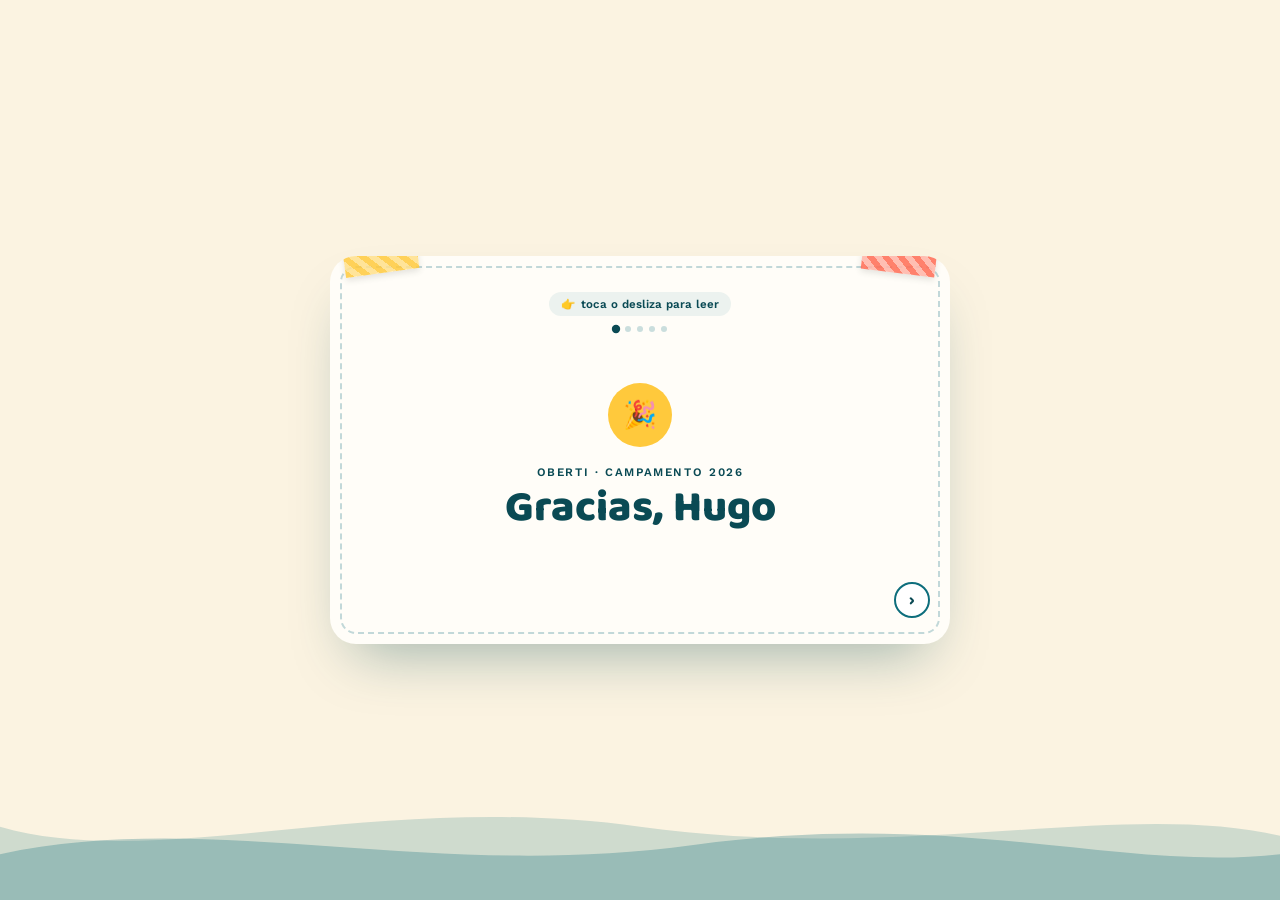
<file: paginas/hugo.html>
<!DOCTYPE html>
<html lang="es">
<head>
<meta charset="UTF-8">
<meta name="viewport" content="width=device-width, initial-scale=1.0">
<title>Para Hugo · Oberti</title>
<link rel="stylesheet" href="../style.css">
<link rel="stylesheet" href="persona.css">
</head>
<body>

<div class="diploma">
  <span class="washi izq"></span>
  <span class="washi der"></span>

  <p class="pista-deslizar" id="pistaDeslizar"><span class="icono">👉</span> toca o desliza para leer</p>
  <div class="progreso" id="progreso"></div>

  <div class="carrusel-viewport">
    <div class="carrusel">
      <div class="slide">
        <div class="medalla">🎉</div>
        <p class="eyebrow">Oberti · Campamento 2026</p>
        <h1 class="display">Gracias, Hugo</h1>
      </div>
      <div class="slide">
        <p class="mensaje">Contigo las palabras me sobran. Te conozco de toda la vida, pero nunca había llegado a tener este acercamiento contigo, y este verano me ha descubierto lo increíble que eres. Y créeme que se lo demuestras a los niños en cada momento.</p>
      </div>
      <div class="slide">
        <p class="mensaje">Tienes ese don del agrado, ese saber estar con los niños que no se aprende, se tiene. Y más allá de lo que sepas o dejes de saber hacer, se nota que los adoras y que solo quieres verlos felices.</p>
      </div>
      <div class="slide">
        <p class="mensaje">En serio, vales la pena. Ojalá compartamos muchos momentos más juntos, tanto dentro como fuera de Oberti.</p>
      </div>
      <div class="slide">
        <p class="firma display">Con cariño, Ginés</p>
        <a class="volver" href="../index.html">&larr; volver al pase de voluntario</a>
      </div>
    </div>
  </div>

  <div class="nav-botones">
    <button type="button" class="nav-btn nav-prev" data-oculto="1" aria-label="Anterior">&lsaquo;</button>
    <button type="button" class="nav-btn nav-next" aria-label="Siguiente">&rsaquo;</button>
  </div>
</div>

<div class="olas" aria-hidden="true">
  <svg viewBox="0 0 1200 120" preserveAspectRatio="none">
    <path d="M0,40 C150,90 350,0 600,40 C850,80 1050,10 1200,50 L1200,120 L0,120 Z" fill="#0E6E7C" opacity="0.18"/>
    <path d="M0,70 C200,20 400,100 650,60 C900,20 1050,90 1200,70 L1200,120 L0,120 Z" fill="#0E6E7C" opacity="0.28"/>
  </svg>
</div>

<script src="persona.js"></script>
</body>
</html>
</file>
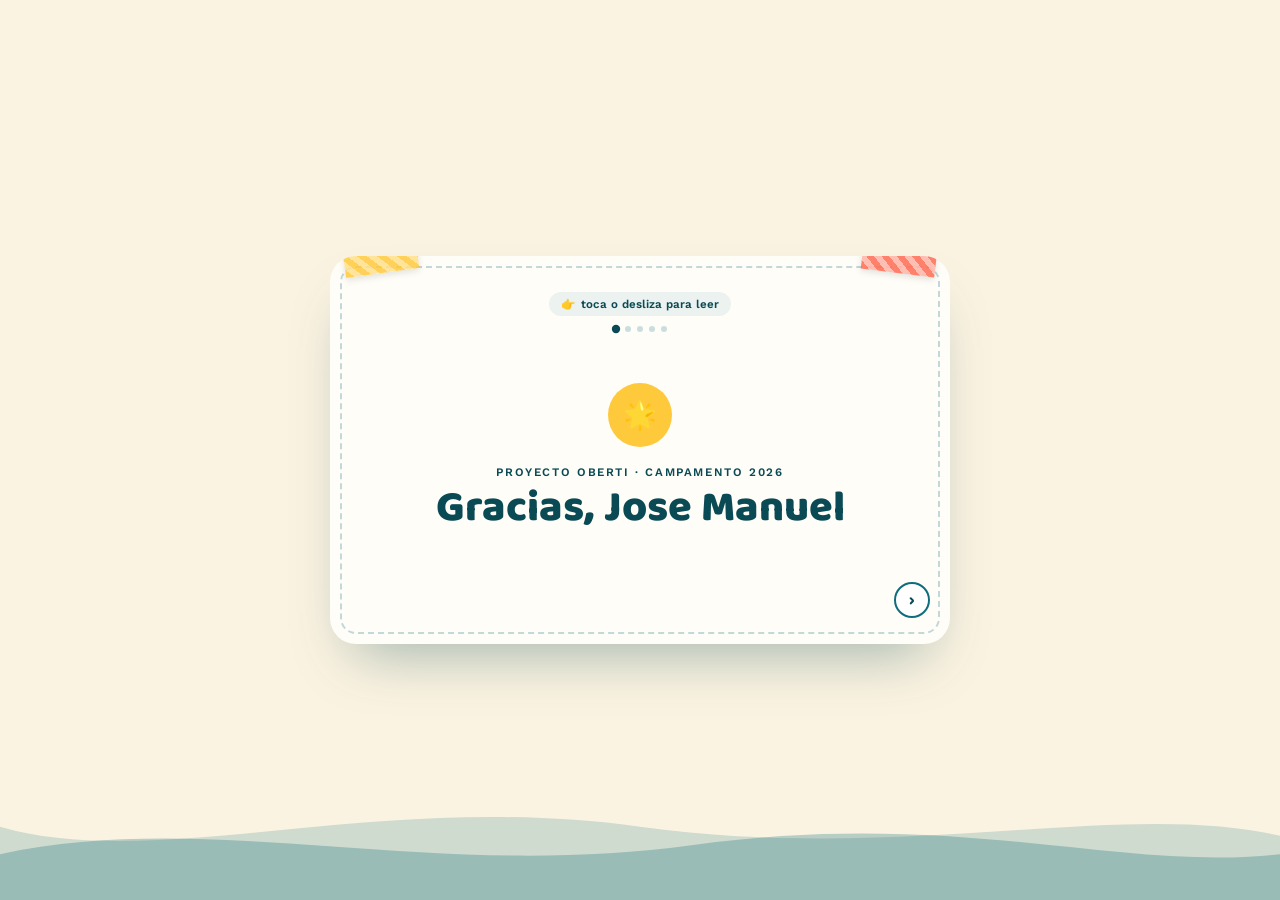
<file: paginas/josemanuel.html>
<!DOCTYPE html>
<html lang="es">
<head>
<meta charset="UTF-8">
<meta name="viewport" content="width=device-width, initial-scale=1.0">
<title>Para Jose Manuel · Proyecto Oberti</title>
<link rel="stylesheet" href="../style.css">
<link rel="stylesheet" href="persona.css">
<style>
  @keyframes rebote{
    0%,100%{ transform:translateY(0) rotate(-4deg); }
    50%{ transform:translateY(-6px) rotate(4deg); }
  }
  .medalla{ animation:rebote 1.4s ease-in-out infinite; }
  .particula{ animation-duration: 5s; }
  .particula:nth-child(1){ left:6%;  animation-delay:0s;   font-size:1.2rem; }
  .particula:nth-child(2){ left:20%; animation-delay:1.4s; font-size:1.5rem; }
  .particula:nth-child(3){ left:36%; animation-delay:.6s;  font-size:1rem; }
  .particula:nth-child(4){ left:52%; animation-delay:2.2s; font-size:1.3rem; }
  .particula:nth-child(5){ left:68%; animation-delay:1s;   font-size:1.1rem; }
  .particula:nth-child(6){ left:82%; animation-delay:1.8s; font-size:1.4rem; }
  .particula:nth-child(7){ left:44%; animation-delay:2.8s; font-size:1rem; }
</style>
</head>
<body>

<div class="diploma">
  <div class="particulas" aria-hidden="true">
    <span class="particula">😂</span>
    <span class="particula">🎉</span>
    <span class="particula">✨</span>
    <span class="particula">😂</span>
    <span class="particula">🎉</span>
    <span class="particula">✨</span>
    <span class="particula">😂</span>
  </div>

  <span class="washi izq"></span>
  <span class="washi der"></span>

  <p class="pista-deslizar" id="pistaDeslizar"><span class="icono">👉</span> toca o desliza para leer</p>
  <div class="progreso" id="progreso"></div>

  <div class="carrusel-viewport">
    <div class="carrusel">
      <div class="slide">
        <div class="medalla">🌟</div>
        <p class="eyebrow">Proyecto Oberti · Campamento 2026</p>
        <h1 class="display">Gracias, Jose Manuel</h1>
      </div>
      <div class="slide">
        <p class="mensaje">Este campamento está sacando facetas tuyas que entre las paredes de una clase nunca se habían podido ver del todo: esa vibra espectacular, ese punto gracioso y esa forma tan tuya de hablar que engancha a cualquiera.</p>
      </div>
      <div class="slide">
        <p class="mensaje">Estás demostrando que no basta con que te gusten los niños. Hace falta tener la gracia de hacerles reír, la paciencia de estar ahí de verdad y, sobre todo, unas ganas de ir con ellos hasta el fin del mundo.</p>
      </div>
      <div class="slide">
        <p class="mensaje">Gracias por traer esa energía cada día. Oberti es mejor contigo dentro.</p>
      </div>
      <div class="slide">
        <p class="firma display">Con cariño, Ginés</p>
        <a class="volver" href="../index.html">&larr; volver al pase de voluntario</a>
      </div>
    </div>
  </div>

  <div class="nav-botones">
    <button type="button" class="nav-btn nav-prev" data-oculto="1" aria-label="Anterior">&lsaquo;</button>
    <button type="button" class="nav-btn nav-next" aria-label="Siguiente">&rsaquo;</button>
  </div>
</div>

<div class="olas" aria-hidden="true">
  <svg viewBox="0 0 1200 120" preserveAspectRatio="none">
    <path d="M0,40 C150,90 350,0 600,40 C850,80 1050,10 1200,50 L1200,120 L0,120 Z" fill="#0E6E7C" opacity="0.18"/>
    <path d="M0,70 C200,20 400,100 650,60 C900,20 1050,90 1200,70 L1200,120 L0,120 Z" fill="#0E6E7C" opacity="0.28"/>
  </svg>
</div>

<script src="persona.js"></script>
</body>
</html>
</file>
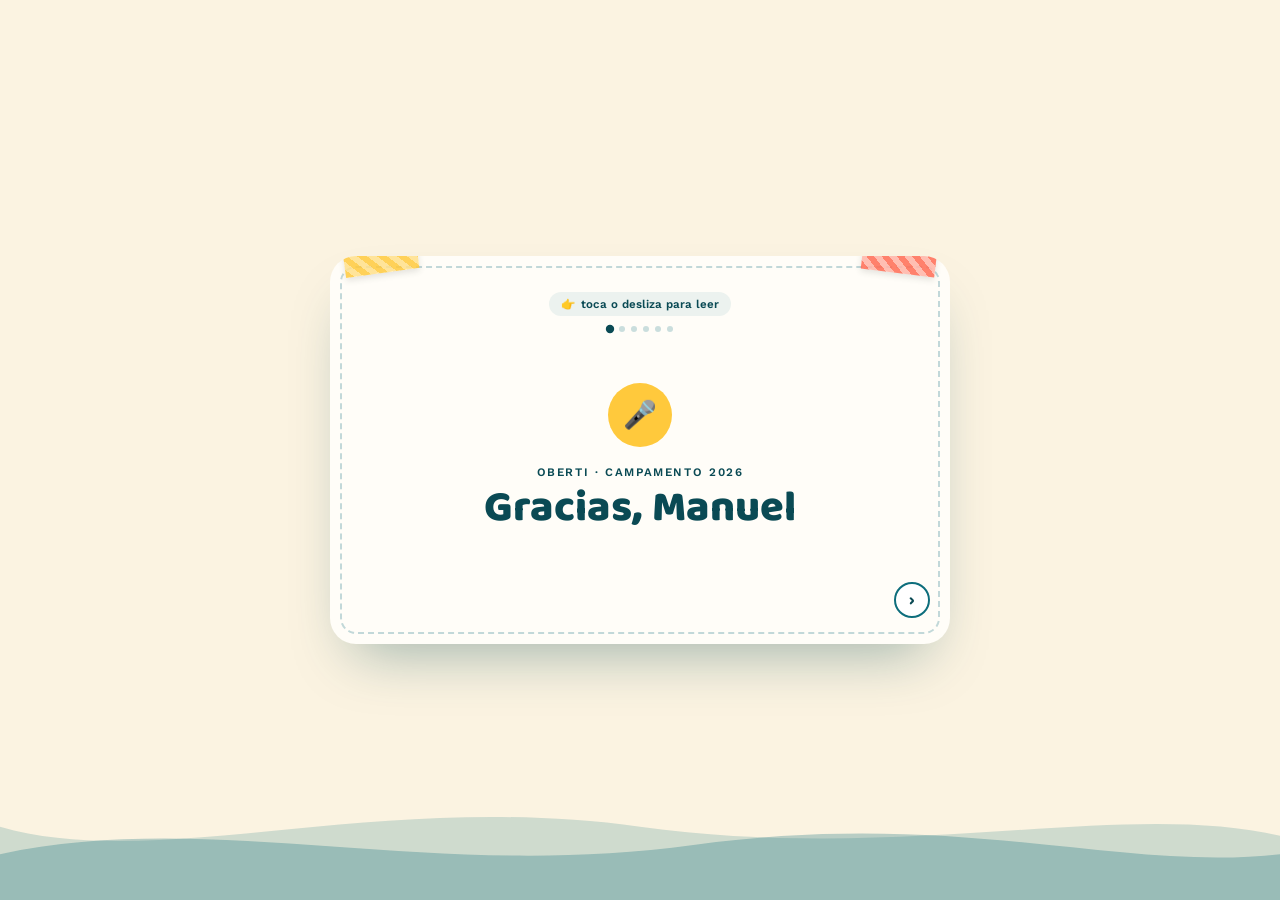
<file: paginas/manuel.html>
<!DOCTYPE html>
<html lang="es">
<head>
<meta charset="UTF-8">
<meta name="viewport" content="width=device-width, initial-scale=1.0">
<title>Para Manuel · Oberti</title>
<link rel="stylesheet" href="../style.css">
<link rel="stylesheet" href="persona.css">
<style>
  @keyframes reverencia{
    0%,100%{ transform:rotate(0deg) translateY(0); }
    30%{ transform:rotate(-10deg) translateY(-2px); }
    60%{ transform:rotate(8deg) translateY(-4px); }
  }
  .medalla{ animation:reverencia 2.2s ease-in-out infinite; }
  .particula{ animation-duration:5.8s; }
  .particula:nth-child(1){ left:8%;  animation-delay:0s;   font-size:1.2rem; }
  .particula:nth-child(2){ left:22%; animation-delay:1.5s; font-size:1rem; }
  .particula:nth-child(3){ left:38%; animation-delay:.7s;  font-size:1.4rem; }
  .particula:nth-child(4){ left:54%; animation-delay:2.3s; font-size:1.1rem; }
  .particula:nth-child(5){ left:70%; animation-delay:1s;   font-size:1.3rem; }
  .particula:nth-child(6){ left:85%; animation-delay:1.9s; font-size:1rem; }
  .particula:nth-child(7){ left:46%; animation-delay:2.9s; font-size:1.2rem; }
</style>
</head>
<body>

<div class="diploma">
  <div class="particulas" aria-hidden="true">
    <span class="particula">🎤</span>
    <span class="particula">⭐</span>
    <span class="particula">⚽</span>
    <span class="particula">😂</span>
    <span class="particula">🎤</span>
    <span class="particula">⭐</span>
    <span class="particula">😂</span>
  </div>

  <span class="washi izq"></span>
  <span class="washi der"></span>

  <p class="pista-deslizar" id="pistaDeslizar"><span class="icono">👉</span> toca o desliza para leer</p>
  <div class="progreso" id="progreso"></div>

  <div class="carrusel-viewport">
    <div class="carrusel">
      <div class="slide">
        <div class="medalla">🎤</div>
        <p class="eyebrow">Oberti · Campamento 2026</p>
        <h1 class="display">Gracias, Manuel</h1>
      </div>
      <div class="slide">
        <p class="mensaje">Profesor nuevo, monitor de campamento en los últimos instantes, y apareciste como quien dice: aparición estelar, cual jefe de eventos. Muchísimas gracias por el campamento que nos has dado.</p>
      </div>
      <div class="slide">
        <p class="mensaje">Estoy totalmente agradecido y contento de que hayas podido venir, porque los momentos, los chistes, las bromas, los ahogamientos y demás han sido para el recuerdo.</p>
      </div>
      <div class="slide">
        <p class="mensaje">Se nota que esto de los campamentos lo tienes más trillado que Oyarzábal marcando goles ⚽. Hay muchos preanimadores por ahí aprendiendo del mejor.</p>
      </div>
      <div class="slide">
        <p class="mensaje">Sigue con esto, que entre el profesor y esto, es lo tuyo seguro.</p>
      </div>
      <div class="slide">
        <p class="firma display">Con cariño, Ginés</p>
        <a class="volver" href="../index.html">&larr; volver al pase de voluntario</a>
      </div>
    </div>
  </div>

  <div class="nav-botones">
    <button type="button" class="nav-btn nav-prev" data-oculto="1" aria-label="Anterior">&lsaquo;</button>
    <button type="button" class="nav-btn nav-next" aria-label="Siguiente">&rsaquo;</button>
  </div>
</div>

<div class="olas" aria-hidden="true">
  <svg viewBox="0 0 1200 120" preserveAspectRatio="none">
    <path d="M0,40 C150,90 350,0 600,40 C850,80 1050,10 1200,50 L1200,120 L0,120 Z" fill="#0E6E7C" opacity="0.18"/>
    <path d="M0,70 C200,20 400,100 650,60 C900,20 1050,90 1200,70 L1200,120 L0,120 Z" fill="#0E6E7C" opacity="0.28"/>
  </svg>
</div>

<script src="persona.js"></script>
</body>
</html>
</file>
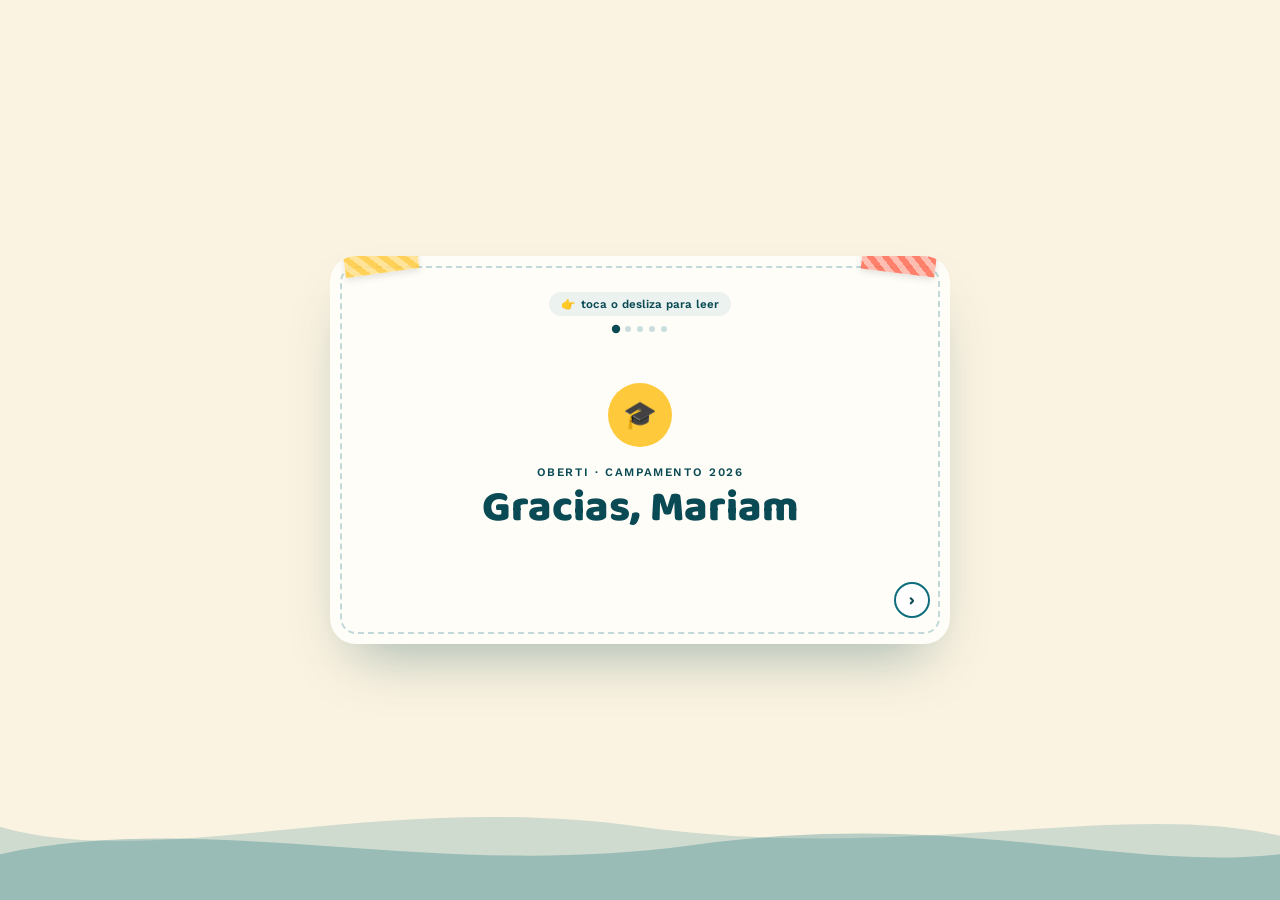
<file: paginas/mariam.html>
<!DOCTYPE html>
<html lang="es">
<head>
<meta charset="UTF-8">
<meta name="viewport" content="width=device-width, initial-scale=1.0">
<title>Para Mariam · Oberti</title>
<link rel="stylesheet" href="../style.css">
<link rel="stylesheet" href="persona.css">
<style>
  .medalla{ animation:pulso 2.6s ease-in-out infinite, brilloSuave 2.6s ease-in-out infinite; }
  .particula{ animation-duration:6.2s; }
  .particula:nth-child(1){ left:8%;  animation-delay:0s;   font-size:1.2rem; }
  .particula:nth-child(2){ left:22%; animation-delay:1.7s; font-size:1rem; }
  .particula:nth-child(3){ left:38%; animation-delay:.9s;  font-size:1.4rem; }
  .particula:nth-child(4){ left:54%; animation-delay:2.5s; font-size:1.1rem; }
  .particula:nth-child(5){ left:70%; animation-delay:1.2s; font-size:1.3rem; }
  .particula:nth-child(6){ left:85%; animation-delay:2.1s; font-size:1rem; }
  .particula:nth-child(7){ left:46%; animation-delay:3.1s; font-size:1.2rem; }
</style>
</head>
<body>

<div class="diploma">
  <div class="particulas" aria-hidden="true">
    <span class="particula">🎓</span>
    <span class="particula">💛</span>
    <span class="particula">🌸</span>
    <span class="particula">✨</span>
    <span class="particula">🎓</span>
    <span class="particula">💛</span>
    <span class="particula">🌸</span>
  </div>

  <span class="washi izq"></span>
  <span class="washi der"></span>

  <p class="pista-deslizar" id="pistaDeslizar"><span class="icono">👉</span> toca o desliza para leer</p>
  <div class="progreso" id="progreso"></div>

  <div class="carrusel-viewport">
    <div class="carrusel">
      <div class="slide">
        <div class="medalla">🎓</div>
        <p class="eyebrow">Oberti · Campamento 2026</p>
        <h1 class="display">Gracias, Mariam</h1>
      </div>
      <div class="slide">
        <p class="mensaje">Aunque este año hayas estado más desaparecida por los estudios (como todo el mundo sabe), que sigas apoyando este proyecto desde el otro lado, desde el lado del voluntariado, es algo digno de contar y de decir.</p>
      </div>
      <div class="slide">
        <p class="mensaje">Porque ya es por gusto. Significa que te hemos hecho un bien, que sigues unida a esta familia aunque tu etapa aquí como alumna ya haya terminado.</p>
      </div>
      <div class="slide">
        <p class="mensaje">Ojalá todos, o al menos la mayoría, de los que acaban su etapa educativa con nosotros sigan en el ámbito del voluntariado como tú. Gracias por seguir aquí.</p>
      </div>
      <div class="slide">
        <p class="firma display">Con cariño, Ginés</p>
        <a class="volver" href="../index.html">&larr; volver al pase de voluntario</a>
      </div>
    </div>
  </div>

  <div class="nav-botones">
    <button type="button" class="nav-btn nav-prev" data-oculto="1" aria-label="Anterior">&lsaquo;</button>
    <button type="button" class="nav-btn nav-next" aria-label="Siguiente">&rsaquo;</button>
  </div>
</div>

<div class="olas" aria-hidden="true">
  <svg viewBox="0 0 1200 120" preserveAspectRatio="none">
    <path d="M0,40 C150,90 350,0 600,40 C850,80 1050,10 1200,50 L1200,120 L0,120 Z" fill="#0E6E7C" opacity="0.18"/>
    <path d="M0,70 C200,20 400,100 650,60 C900,20 1050,90 1200,70 L1200,120 L0,120 Z" fill="#0E6E7C" opacity="0.28"/>
  </svg>
</div>

<script src="persona.js"></script>
</body>
</html>
</file>
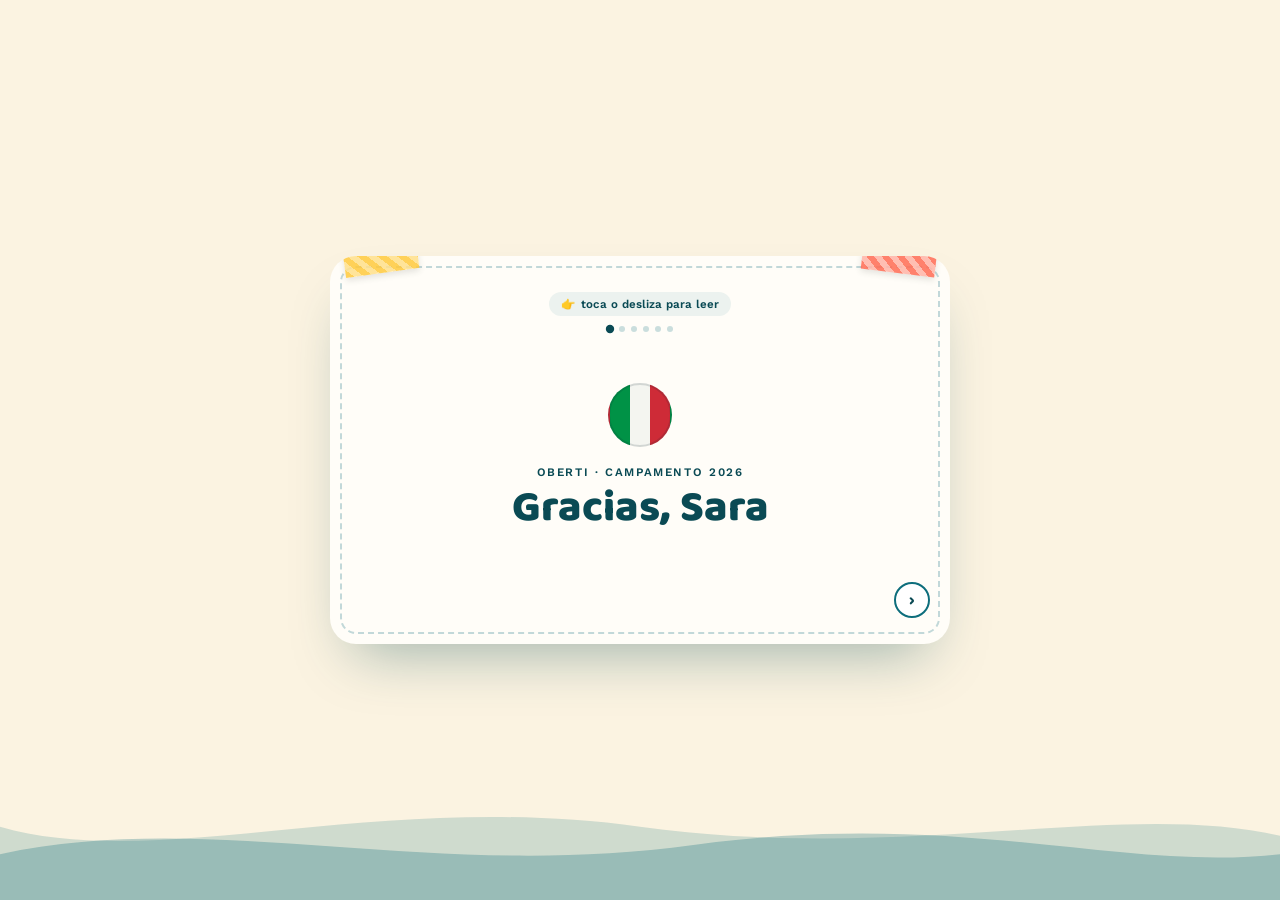
<file: paginas/sara.html>
<!DOCTYPE html>
<html lang="es">
<head>
<meta charset="UTF-8">
<meta name="viewport" content="width=device-width, initial-scale=1.0">
<title>Para Sara · Oberti</title>
<link rel="stylesheet" href="../style.css">
<link rel="stylesheet" href="persona.css">
<style>
  @keyframes aterrizaje{
    0%,100%{ transform:translateY(0) rotate(0deg); }
    50%{ transform:translateY(-7px) rotate(-6deg); }
  }
  .medalla{ animation:aterrizaje 2.4s ease-in-out infinite; }
  .medalla.bandera-it{
    background:linear-gradient(90deg, #009246 0 33.34%, #F4F5F0 33.34% 66.67%, #CE2B37 66.67% 100%);
    border:2px solid rgba(16,38,46,.15);
  }
  .particula{ animation-duration:6s; }
  .particula:nth-child(1){ left:8%;  animation-delay:0s;   font-size:1.2rem; }
  .particula:nth-child(2){ left:22%; animation-delay:1.6s; font-size:1rem; }
  .particula:nth-child(3){ left:38%; animation-delay:.8s;  font-size:1.4rem; }
  .particula:nth-child(4){ left:54%; animation-delay:2.4s; font-size:1.1rem; }
  .particula:nth-child(5){ left:70%; animation-delay:1.1s; font-size:1.3rem; }
  .particula:nth-child(6){ left:85%; animation-delay:2s;   font-size:1rem; }
  .particula:nth-child(7){ left:46%; animation-delay:3s;   font-size:1.2rem; }
</style>
</head>
<body>

<div class="diploma">
  <div class="particulas" aria-hidden="true">
    <span class="particula">🍕</span>
    <span class="particula">✈️</span>
    <span class="particula">❤️</span>
    <span class="particula">😄</span>
    <span class="particula">🍕</span>
    <span class="particula">✈️</span>
    <span class="particula">❤️</span>
  </div>

  <span class="washi izq"></span>
  <span class="washi der"></span>

  <p class="pista-deslizar" id="pistaDeslizar"><span class="icono">👉</span> toca o desliza para leer</p>
  <div class="progreso" id="progreso"></div>

  <div class="carrusel-viewport">
    <div class="carrusel">
      <div class="slide">
        <div class="medalla bandera-it" aria-label="Italia"></div>
        <p class="eyebrow">Oberti · Campamento 2026</p>
        <h1 class="display">Gracias, Sara</h1>
      </div>
      <div class="slide">
        <p class="mensaje">Eres una de las dos italianas maravillosas que nos han amenizado y ayudado durante todo el año.</p>
      </div>
      <div class="slide">
        <p class="mensaje">Lo peor que tenéis es que solo duráis un año y luego os perdemos la pista. Ojalá, egoístamente hablando, os quedarais más tiempo.</p>
      </div>
      <div class="slide">
        <p class="mensaje">Habéis aterrizado de pie en este mundo y en Oberti. Los niños y niñas te adoran: cada vez que preguntamos o nos hablan de ti, solo les salen cosas buenas que decir.</p>
      </div>
      <div class="slide">
        <p class="mensaje">No has parado, no te cansas, lo has dado todo. Nos vamos a estar acordando de esto mucho tiempo, porque como tú no va a haber otra, seguro. Gracias.</p>
      </div>
      <div class="slide">
        <p class="firma display">Con cariño, Ginés</p>
        <a class="volver" href="../index.html">&larr; volver al pase de voluntario</a>
      </div>
    </div>
  </div>

  <div class="nav-botones">
    <button type="button" class="nav-btn nav-prev" data-oculto="1" aria-label="Anterior">&lsaquo;</button>
    <button type="button" class="nav-btn nav-next" aria-label="Siguiente">&rsaquo;</button>
  </div>
</div>

<div class="olas" aria-hidden="true">
  <svg viewBox="0 0 1200 120" preserveAspectRatio="none">
    <path d="M0,40 C150,90 350,0 600,40 C850,80 1050,10 1200,50 L1200,120 L0,120 Z" fill="#0E6E7C" opacity="0.18"/>
    <path d="M0,70 C200,20 400,100 650,60 C900,20 1050,90 1200,70 L1200,120 L0,120 Z" fill="#0E6E7C" opacity="0.28"/>
  </svg>
</div>

<script src="persona.js"></script>
</body>
</html>
</file>
<file: style.css>
@import url('https://fonts.googleapis.com/css2?family=Baloo+2:wght@500;700;800&family=Work+Sans:wght@400;500;600&display=swap');

:root{
  --sand: #FBF3E1;
  --ink: #10262E;
  --pool: #0E6E7C;
  --pool-deep: #0A4A54;
  --sun: #FFC93C;
  --coral: #FF6B54;
  --paper: #FFFDF8;
  --radius: 18px;
}

*{ box-sizing:border-box; }

html,body{
  margin:0;
  padding:0;
  min-height:100%;
  background:var(--sand);
  color:var(--ink);
  font-family:'Work Sans', sans-serif;
}

.display{
  font-family:'Baloo 2', sans-serif;
}

/* olas decorativas al pie de pantalla */
.olas{
  position:fixed;
  left:0; right:0; bottom:0;
  height:110px;
  pointer-events:none;
  z-index:0;
}
.olas svg{ width:100%; height:100%; display:block; }

a{ color:inherit; }

.visually-hidden{
  position:absolute;
  width:1px;height:1px;
  overflow:hidden;
  clip:rect(0 0 0 0);
}

::selection{ background:var(--sun); color:var(--ink); }

/* --- animaciones reutilizables --- */
@keyframes apareceArriba{
  from{ opacity:0; transform:translateY(22px); }
  to{ opacity:1; transform:translateY(0); }
}
@keyframes flotar{
  0%,100%{ transform:translateY(0) rotate(0deg); }
  50%{ transform:translateY(-10px) rotate(4deg); }
}
@keyframes pulso{
  0%,100%{ transform:scale(1); }
  50%{ transform:scale(1.08); }
}
@keyframes brilloSuave{
  0%,100%{ box-shadow:0 8px 18px -6px rgba(255,201,60,.7); }
  50%{ box-shadow:0 8px 26px -4px rgba(255,201,60,1); }
}
@keyframes subeYDesvanece{
  0%{ opacity:0; transform:translateY(0) scale(.8); }
  15%{ opacity:1; }
  100%{ opacity:0; transform:translateY(-140px) scale(1.1); }
}
@keyframes girarSuave{
  from{ transform:rotate(0deg); }
  to{ transform:rotate(360deg); }
}
@keyframes balanceoBarco{
  0%,100%{ transform:rotate(-2deg) translateY(0); }
  50%{ transform:rotate(2deg) translateY(-4px); }
}

.particulas{
  position:absolute;
  inset:0;
  overflow:hidden;
  border-radius:inherit;
  pointer-events:none;
  z-index:0;
}
.particula{
  position:absolute;
  bottom:-10%;
  font-size:1.4rem;
  animation:subeYDesvanece 6s ease-in infinite;
  opacity:0;
}

@media (prefers-reduced-motion: reduce){
  *{ animation:none !important; transition:none !important; }
}

/* --- mobile-first: todo pensado primero para pantalla de móvil --- */
body{
  font-size:16px;
  -webkit-text-size-adjust:100%;
}
@media (max-width:400px){
  h1{ font-size:1.7rem !important; }
}
</file>
<file: paginas/persona.css>
body{
  display:flex;
  align-items:center;
  justify-content:center;
  min-height:100vh;
  padding:20px 14px;
}

.diploma{
  position:relative;
  z-index:1;
  width:100%;
  max-width:480px;
  background:var(--paper);
  border-radius:22px;
  padding:26px 0 20px;
  box-shadow:0 30px 60px -24px rgba(10,74,84,.4);
  text-align:center;
  overflow:hidden;
  animation:apareceArriba .7s ease both;
  user-select:none;
  touch-action:pan-y;
  cursor:pointer;
}

@media (min-width:600px){
  .diploma{ max-width:620px; padding:34px 0 26px; border-radius:26px; }
}

.diploma::before{
  content:"";
  position:absolute;
  inset:10px;
  border:2px dashed rgba(14,110,124,.25);
  border-radius:16px;
  pointer-events:none;
  z-index:1;
}

/* washi tape decorativo, como si fuera un cuaderno de recuerdos */
.washi{
  position:absolute;
  top:-9px;
  width:74px;
  height:26px;
  background:repeating-linear-gradient(45deg, var(--sun), var(--sun) 6px, #ffe08a 6px, #ffe08a 12px);
  opacity:.85;
  box-shadow:0 3px 6px rgba(0,0,0,.12);
  z-index:2;
}
.washi.izq{ left:14px; transform:rotate(-8deg); }
.washi.der{ right:14px; transform:rotate(7deg); background:repeating-linear-gradient(45deg, var(--coral), var(--coral) 6px, #ffb3a6 6px, #ffb3a6 12px); }

/* pista de "toca o desliza" */
.pista-deslizar{
  position:relative;
  z-index:1;
  display:inline-flex;
  align-items:center;
  gap:6px;
  margin:2px auto 10px;
  padding:5px 12px;
  background:rgba(14,110,124,.08);
  color:var(--pool-deep);
  border-radius:999px;
  font-size:.72rem;
  font-weight:600;
  transition:opacity .5s ease, transform .5s ease;
}
.pista-deslizar .icono{ animation:deslizaIcono 1.6s ease-in-out infinite; }
.pista-deslizar.oculto{ opacity:0; transform:translateY(-6px) scale(.9); pointer-events:none; }

@keyframes deslizaIcono{
  0%,100%{ transform:translateX(0); }
  50%{ transform:translateX(5px); }
}

/* progreso (puntitos) */
.progreso{
  position:relative;
  z-index:1;
  display:flex;
  justify-content:center;
  gap:6px;
  margin-bottom:14px;
}
.punto{
  width:6px; height:6px;
  border-radius:50%;
  background:rgba(14,110,124,.22);
  transition:background .3s ease, transform .3s ease;
}
.punto.activo{ background:var(--pool-deep); transform:scale(1.4); }

/* carrusel */
.carrusel-viewport{
  position:relative;
  z-index:1;
  overflow:hidden;
  width:100%;
}
.carrusel{
  display:flex;
  transition:transform .5s cubic-bezier(.22,1,.36,.98);
}
.slide{
  flex:0 0 100%;
  max-width:100%;
  padding:2px 26px 6px;
  min-height:200px;
  display:flex;
  flex-direction:column;
  justify-content:center;
  box-sizing:border-box;
}

@media (min-width:600px){
  .slide{ padding:2px 40px 6px; min-height:230px; }
}

.medalla{
  width:56px; height:56px;
  margin:0 auto 14px;
  border-radius:50%;
  background:var(--sun);
  display:flex; align-items:center; justify-content:center;
  font-size:1.5rem;
  animation:pulso 2.6s ease-in-out infinite, brilloSuave 2.6s ease-in-out infinite;
}

.eyebrow{
  font-size:.72rem;
  letter-spacing:.14em;
  text-transform:uppercase;
  color:var(--pool-deep);
  font-weight:600;
  margin:0 0 6px;
}

h1{
  font-family:'Baloo 2', sans-serif;
  font-weight:800;
  font-size:clamp(1.6rem, 8vw, 2.7rem);
  color:var(--pool-deep);
  margin:0 0 4px;
  line-height:1.08;
}

.slide-hint{
  font-size:.78rem;
  color:#6b8388;
  margin-top:10px;
}

.mensaje{
  font-size:1.02rem;
  line-height:1.65;
  color:#2c464c;
  text-align:left;
  margin:0;
}

.firma{
  margin-top:6px;
  font-family:'Baloo 2', sans-serif;
  font-weight:700;
  color:var(--coral);
  font-size:1.15rem;
}

.volver{
  display:inline-block;
  margin-top:18px;
  font-size:.85rem;
  color:var(--pool);
  text-decoration:none;
  border-bottom:1px dashed var(--pool);
  cursor:pointer;
}
.volver:hover{ color:var(--pool-deep); }

/* botones de navegación */
.nav-botones{
  position:relative;
  z-index:1;
  display:flex;
  justify-content:space-between;
  align-items:center;
  padding:0 20px;
  margin-top:6px;
}
.nav-btn{
  width:36px; height:36px;
  border-radius:50%;
  border:2px solid var(--pool);
  background:#fff;
  color:var(--pool-deep);
  font-family:'Baloo 2', sans-serif;
  font-size:1.1rem;
  font-weight:700;
  display:flex; align-items:center; justify-content:center;
  cursor:pointer;
  transition:background .2s ease, transform .15s ease, opacity .2s ease;
}
.nav-btn:hover{ background:var(--pool); color:#fff; }
.nav-btn:active{ transform:scale(.92); }
.nav-btn[data-oculto="1"]{ opacity:0; pointer-events:none; }

@media (min-width:600px){
  .medalla{ width:64px; height:64px; font-size:1.7rem; margin-bottom:18px; }
  .mensaje{ font-size:1.1rem; }
}
</file>
